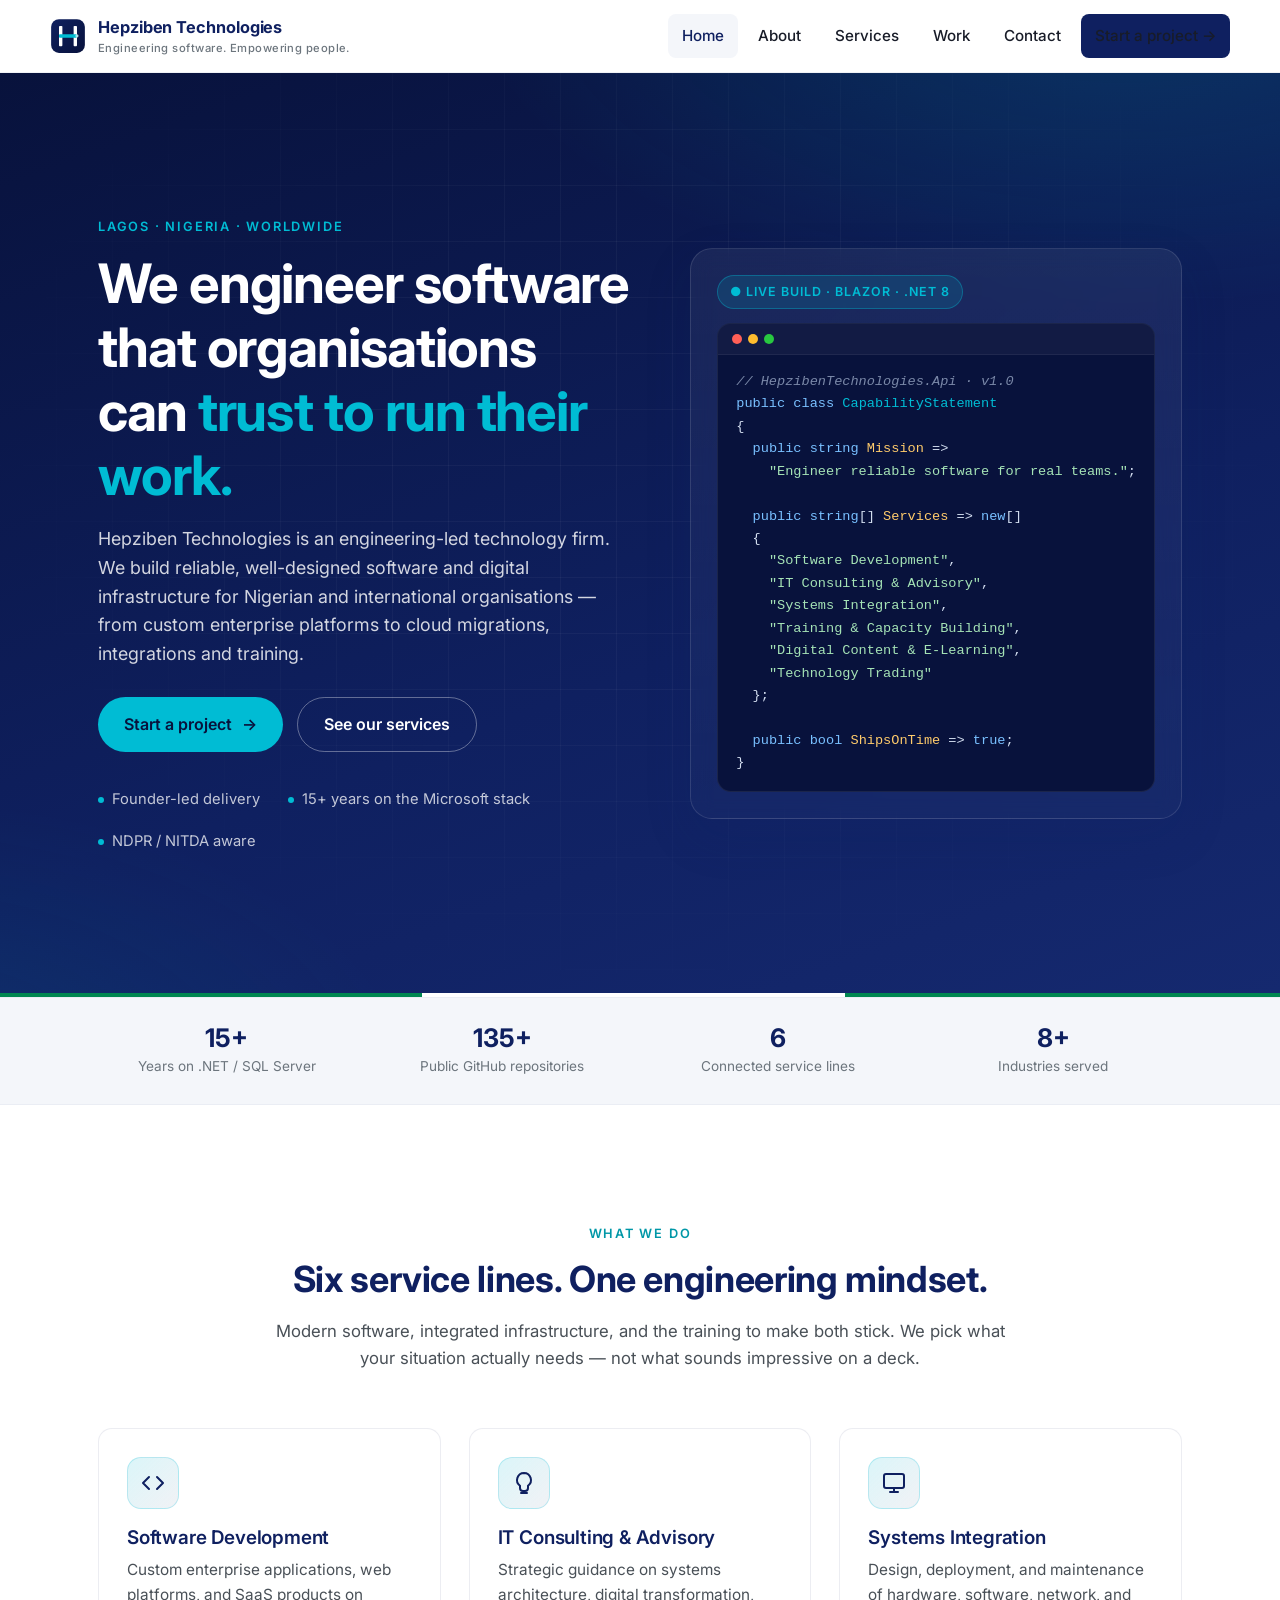
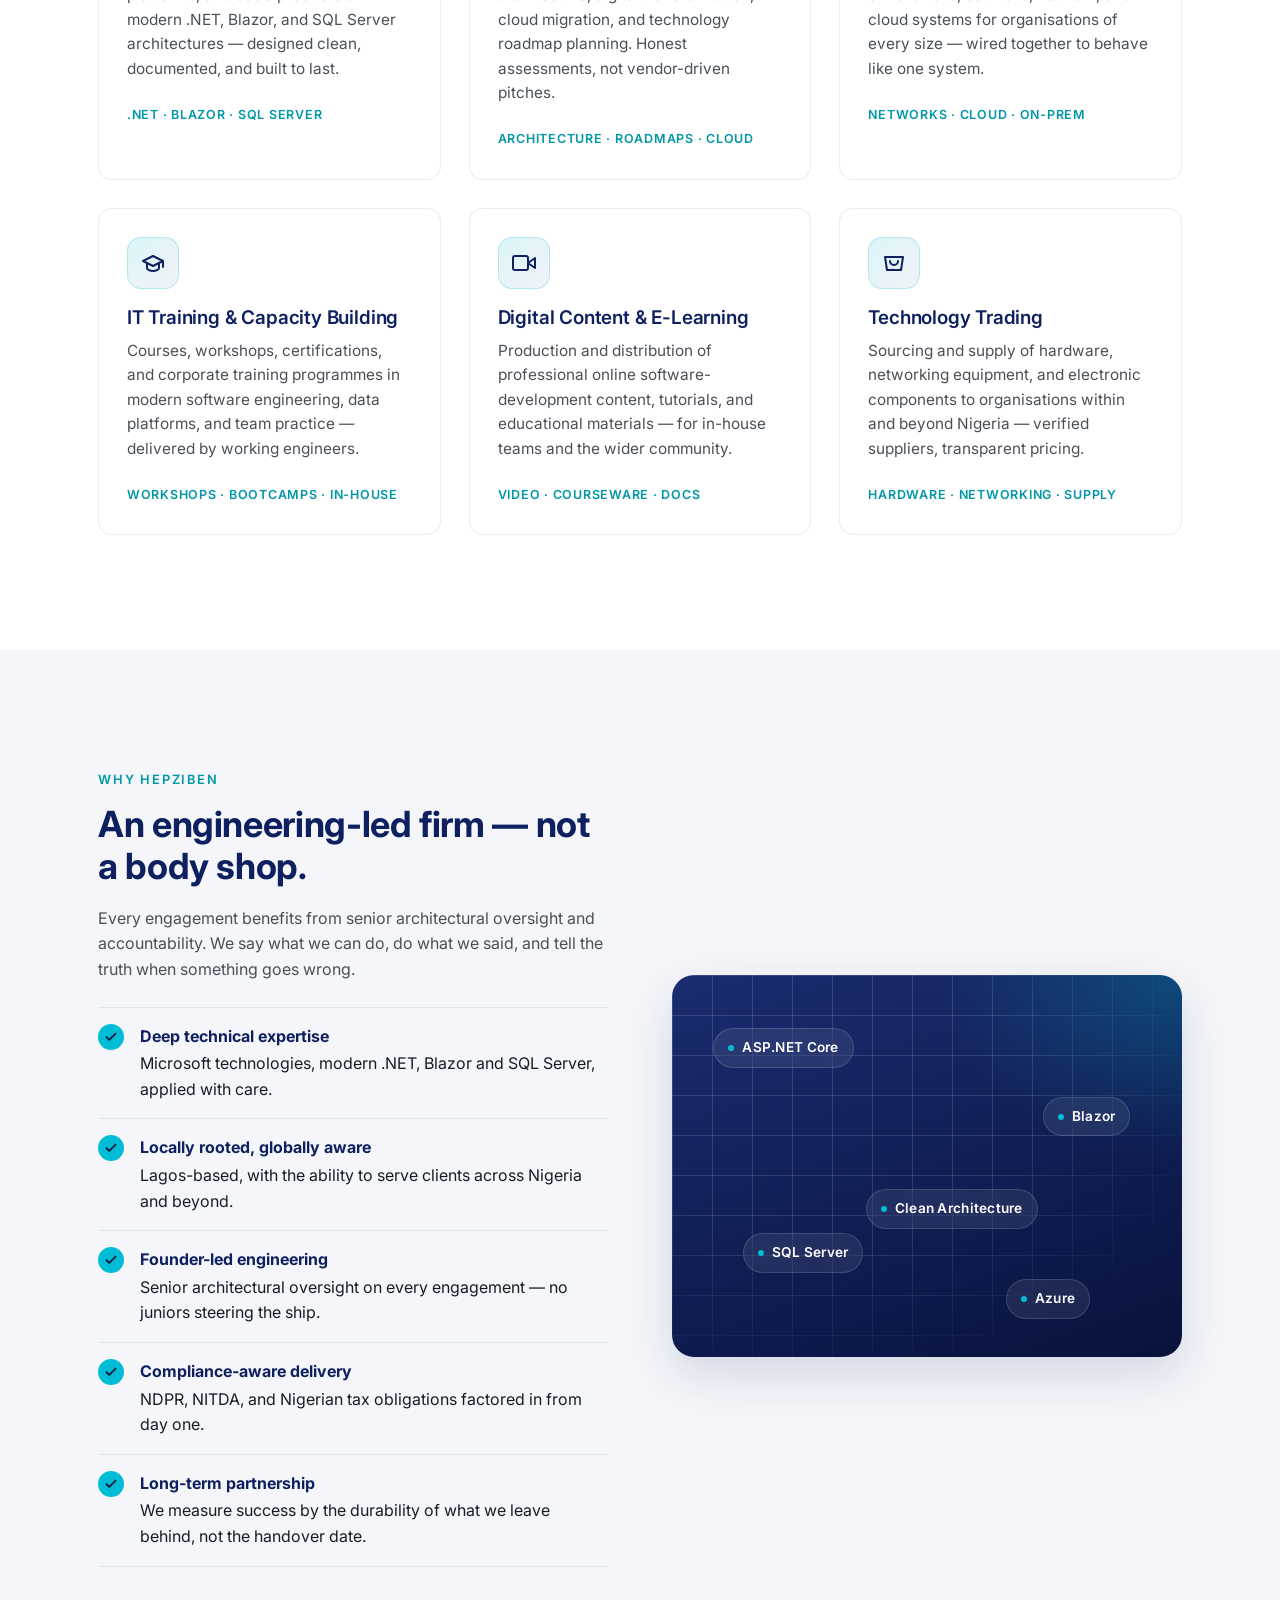
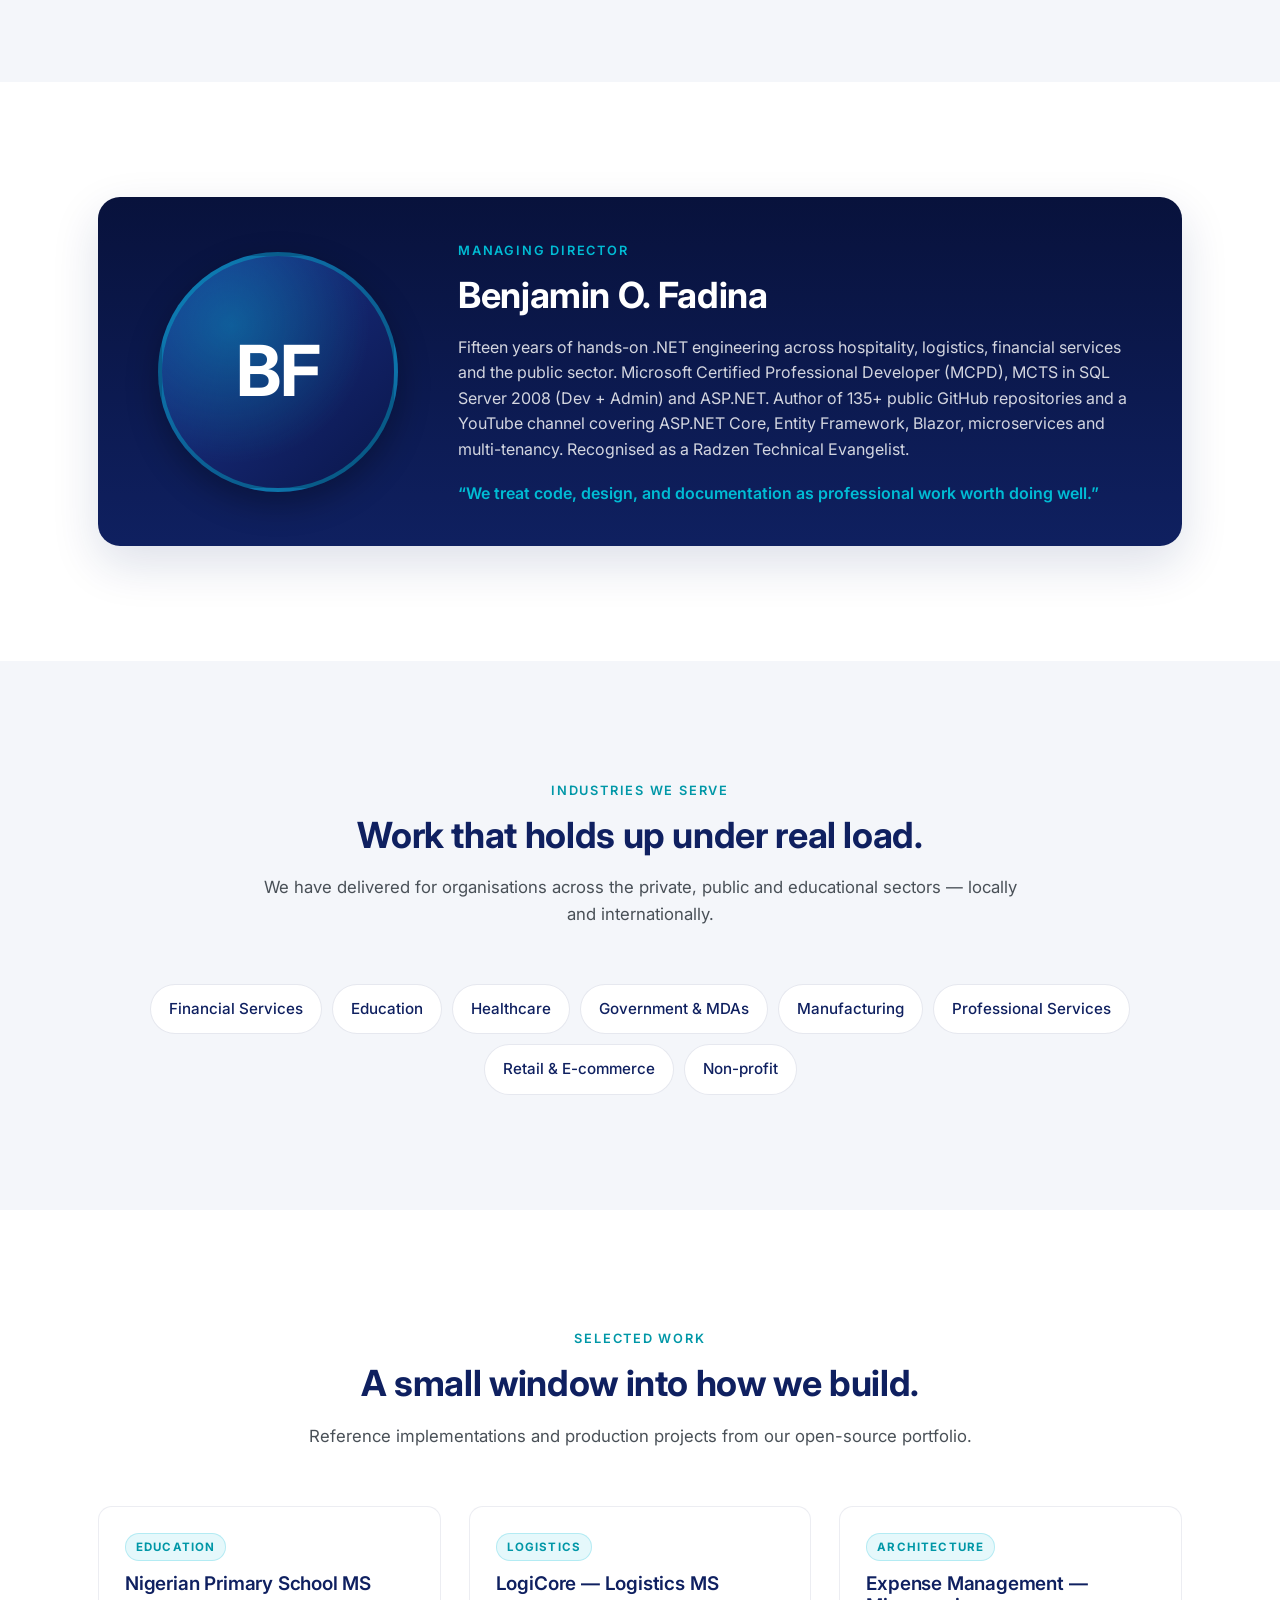
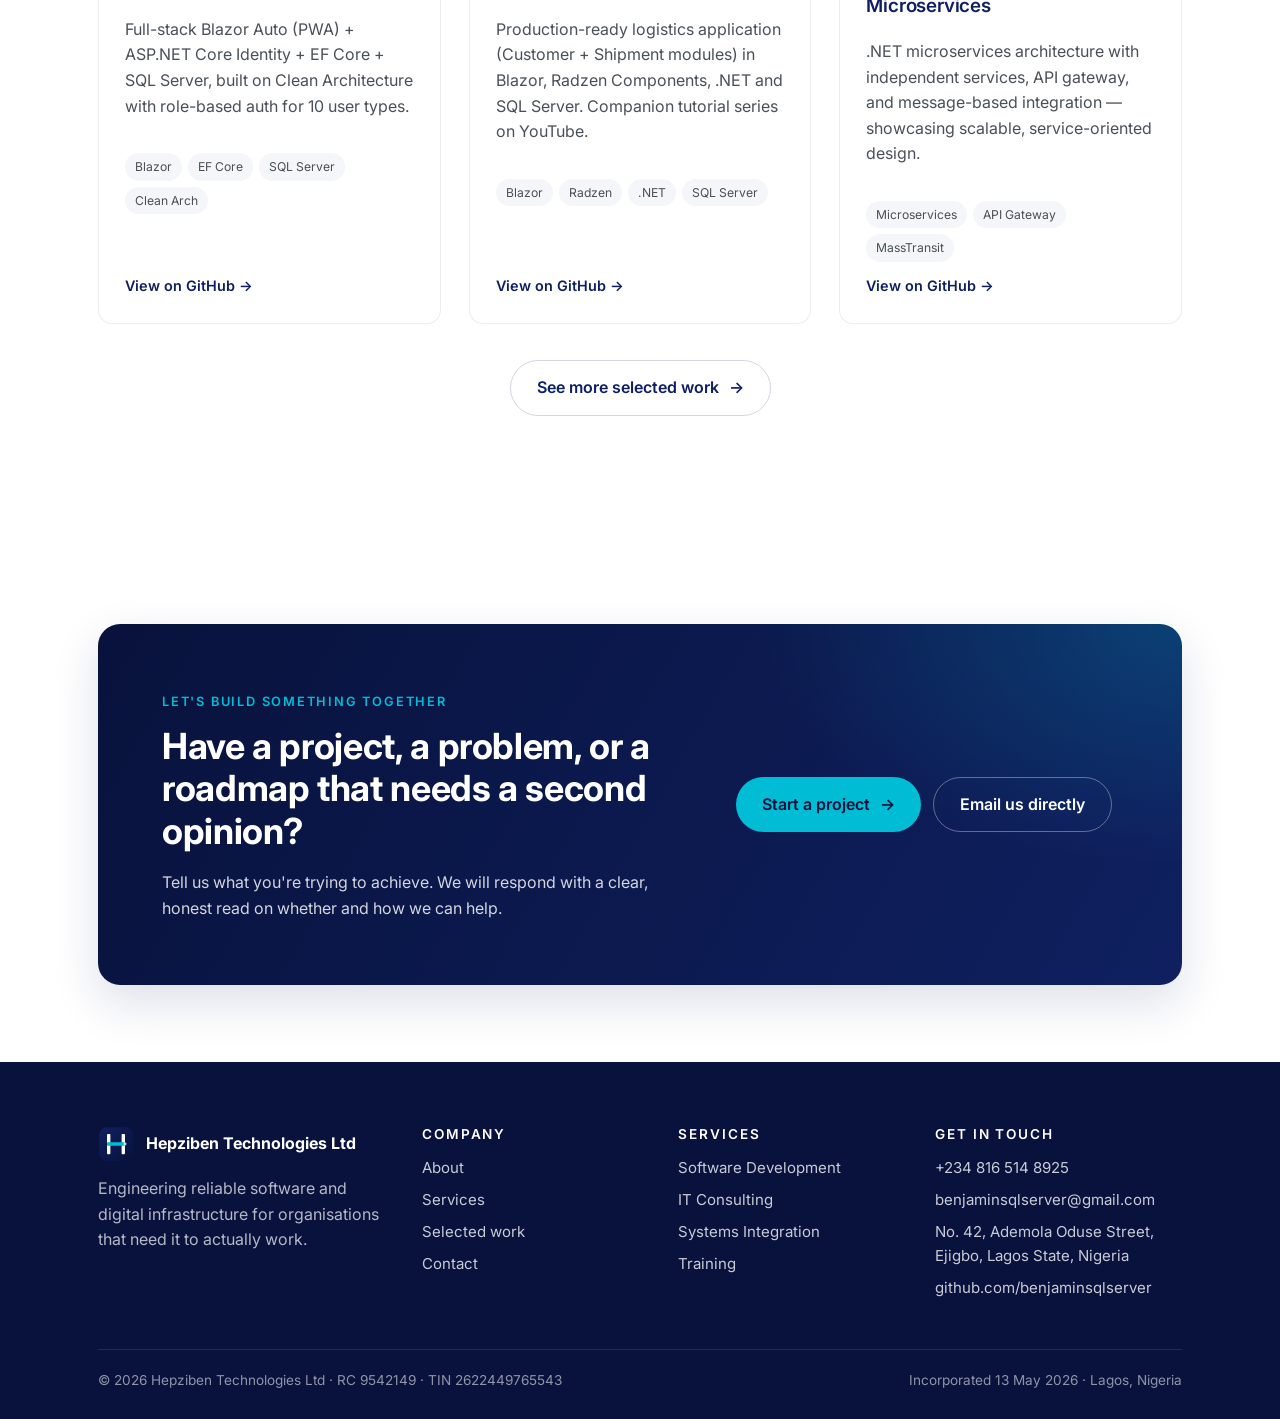
<file: index.html>
<!DOCTYPE html>
<html lang="en">
<head>
  <meta charset="UTF-8" />
  <meta name="viewport" content="width=device-width, initial-scale=1.0" />
  <title>Hepziben Technologies — Engineering Software. Empowering People.</title>
  <meta name="description" content="Hepziben Technologies Ltd is a Lagos-based, engineering-led technology firm specialising in custom software, IT consulting, systems integration and capacity building for Nigerian and international organisations." />
  <meta name="theme-color" content="#0F2060" />
  <link rel="icon" type="image/svg+xml" href="assets/favicon.svg" />
  <link rel="preconnect" href="https://fonts.googleapis.com" />
  <link rel="preconnect" href="https://fonts.gstatic.com" crossorigin />
  <link href="https://fonts.googleapis.com/css2?family=Inter:wght@400;500;600;700;800&display=swap" rel="stylesheet" />
  <link rel="stylesheet" href="css/styles.css" />
  <meta property="og:title" content="Hepziben Technologies — Engineering Software. Empowering People." />
  <meta property="og:description" content="Lagos-based, engineering-led technology firm. Custom software, IT consulting, systems integration and capacity building." />
  <meta property="og:type" content="website" />
</head>
<body>

  <header class="site-header">
    <div class="container nav">
      <a class="brand" href="index.html" aria-label="Hepziben Technologies home">
        <img src="assets/logo.svg" alt="" width="36" height="36" />
        <span>
          Hepziben Technologies
          <span class="brand-sub">Engineering software. Empowering people.</span>
        </span>
      </a>
      <button class="nav-toggle" aria-expanded="false" aria-controls="primary-nav" aria-label="Open menu">
        <span></span><span></span><span></span>
      </button>
      <ul class="nav-links" id="primary-nav">
        <li><a class="active" href="index.html">Home</a></li>
        <li><a href="about.html">About</a></li>
        <li><a href="services.html">Services</a></li>
        <li><a href="portfolio.html">Work</a></li>
        <li><a href="contact.html">Contact</a></li>
        <li><a class="nav-cta" href="contact.html">Start a project →</a></li>
      </ul>
    </div>
  </header>

  <section class="hero">
    <div class="container hero-grid">
      <div>
        <span class="eyebrow" style="color: var(--cyan);">Lagos · Nigeria · Worldwide</span>
        <h1>We engineer software that organisations can <span class="accent">trust to run their work.</span></h1>
        <p class="lead">
          Hepziben Technologies is an engineering-led technology firm. We build reliable, well-designed
          software and digital infrastructure for Nigerian and international organisations — from custom
          enterprise platforms to cloud migrations, integrations and training.
        </p>
        <div class="actions">
          <a class="btn btn-primary" href="contact.html">Start a project <span class="arrow">→</span></a>
          <a class="btn btn-ghost" href="services.html">See our services</a>
        </div>
        <div class="meta">
          <div><span class="dot"></span> Founder-led delivery</div>
          <div><span class="dot"></span> 15+ years on the Microsoft stack</div>
          <div><span class="dot"></span> NDPR / NITDA aware</div>
        </div>
      </div>

      <aside class="hero-card" aria-hidden="true">
        <span class="pill">● Live build · Blazor · .NET 8</span>
        <div class="code-window">
          <div class="bar"><i class="r"></i><i class="y"></i><i class="g"></i></div>
<pre><span class="c">// HepzibenTechnologies.Api · v1.0</span>
<span class="k">public class</span> <span class="t">CapabilityStatement</span>
{
  <span class="k">public string</span> <span class="n">Mission</span> =&gt;
    <span class="s">"Engineer reliable software for real teams."</span>;

  <span class="k">public string</span>[] <span class="n">Services</span> =&gt; <span class="k">new</span>[]
  {
    <span class="s">"Software Development"</span>,
    <span class="s">"IT Consulting &amp; Advisory"</span>,
    <span class="s">"Systems Integration"</span>,
    <span class="s">"Training &amp; Capacity Building"</span>,
    <span class="s">"Digital Content &amp; E-Learning"</span>,
    <span class="s">"Technology Trading"</span>
  };

  <span class="k">public bool</span> <span class="n">ShipsOnTime</span> =&gt; <span class="k">true</span>;
}</pre>
        </div>
      </aside>
    </div>
  </section>

  <div class="flag-band" aria-hidden="true"></div>

  <section class="trust" aria-label="At a glance">
    <div class="container">
      <div class="row">
        <div class="stat"><strong>15+</strong><span>Years on .NET / SQL Server</span></div>
        <div class="stat"><strong>135+</strong><span>Public GitHub repositories</span></div>
        <div class="stat"><strong>6</strong><span>Connected service lines</span></div>
        <div class="stat"><strong>8+</strong><span>Industries served</span></div>
      </div>
    </div>
  </section>

  <section id="services">
    <div class="container">
      <div class="section-head reveal">
        <span class="eyebrow">What we do</span>
        <h2>Six service lines. One engineering mindset.</h2>
        <p>Modern software, integrated infrastructure, and the training to make both stick. We pick what your situation actually needs — not what sounds impressive on a deck.</p>
      </div>

      <div class="grid grid-3">
        <article class="service reveal">
          <div class="icon" aria-hidden="true">
            <svg viewBox="0 0 24 24" fill="none" stroke="currentColor" stroke-width="2" stroke-linecap="round" stroke-linejoin="round"><polyline points="16 18 22 12 16 6"/><polyline points="8 6 2 12 8 18"/></svg>
          </div>
          <h3>Software Development</h3>
          <p>Custom enterprise applications, web platforms, and SaaS products on modern .NET, Blazor, and SQL Server architectures — designed clean, documented, and built to last.</p>
          <span class="service-tag">.NET · Blazor · SQL Server</span>
        </article>

        <article class="service reveal">
          <div class="icon" aria-hidden="true">
            <svg viewBox="0 0 24 24" fill="none" stroke="currentColor" stroke-width="2" stroke-linecap="round" stroke-linejoin="round"><path d="M12 2a7 7 0 0 0-4 12.7V17a3 3 0 0 0 3 3h2a3 3 0 0 0 3-3v-2.3A7 7 0 0 0 12 2z"/><line x1="9" y1="22" x2="15" y2="22"/></svg>
          </div>
          <h3>IT Consulting &amp; Advisory</h3>
          <p>Strategic guidance on systems architecture, digital transformation, cloud migration, and technology roadmap planning. Honest assessments, not vendor-driven pitches.</p>
          <span class="service-tag">Architecture · Roadmaps · Cloud</span>
        </article>

        <article class="service reveal">
          <div class="icon" aria-hidden="true">
            <svg viewBox="0 0 24 24" fill="none" stroke="currentColor" stroke-width="2" stroke-linecap="round" stroke-linejoin="round"><rect x="2" y="3" width="20" height="14" rx="2"/><line x1="8" y1="21" x2="16" y2="21"/><line x1="12" y1="17" x2="12" y2="21"/></svg>
          </div>
          <h3>Systems Integration</h3>
          <p>Design, deployment, and maintenance of hardware, software, network, and cloud systems for organisations of every size — wired together to behave like one system.</p>
          <span class="service-tag">Networks · Cloud · On-prem</span>
        </article>

        <article class="service reveal">
          <div class="icon" aria-hidden="true">
            <svg viewBox="0 0 24 24" fill="none" stroke="currentColor" stroke-width="2" stroke-linecap="round" stroke-linejoin="round"><path d="M22 10v6M2 10l10-5 10 5-10 5z"/><path d="M6 12v5c0 1.7 3 3 6 3s6-1.3 6-3v-5"/></svg>
          </div>
          <h3>IT Training &amp; Capacity Building</h3>
          <p>Courses, workshops, certifications, and corporate training programmes in modern software engineering, data platforms, and team practice — delivered by working engineers.</p>
          <span class="service-tag">Workshops · Bootcamps · In-house</span>
        </article>

        <article class="service reveal">
          <div class="icon" aria-hidden="true">
            <svg viewBox="0 0 24 24" fill="none" stroke="currentColor" stroke-width="2" stroke-linecap="round" stroke-linejoin="round"><polygon points="23 7 16 12 23 17 23 7"/><rect x="1" y="5" width="15" height="14" rx="2"/></svg>
          </div>
          <h3>Digital Content &amp; E-Learning</h3>
          <p>Production and distribution of professional online software-development content, tutorials, and educational materials — for in-house teams and the wider community.</p>
          <span class="service-tag">Video · Courseware · Docs</span>
        </article>

        <article class="service reveal">
          <div class="icon" aria-hidden="true">
            <svg viewBox="0 0 24 24" fill="none" stroke="currentColor" stroke-width="2" stroke-linecap="round" stroke-linejoin="round"><path d="M3 6h18l-2 13H5L3 6z"/><path d="M16 10a4 4 0 0 1-8 0"/></svg>
          </div>
          <h3>Technology Trading</h3>
          <p>Sourcing and supply of hardware, networking equipment, and electronic components to organisations within and beyond Nigeria — verified suppliers, transparent pricing.</p>
          <span class="service-tag">Hardware · Networking · Supply</span>
        </article>
      </div>
    </div>
  </section>

  <section style="background: var(--mist);">
    <div class="container split">
      <div class="reveal">
        <span class="eyebrow">Why Hepziben</span>
        <h2>An engineering-led firm — not a body shop.</h2>
        <p>Every engagement benefits from senior architectural oversight and accountability. We say what we can do, do what we said, and tell the truth when something goes wrong.</p>
        <ul class="points">
          <li>
            <span class="tick" aria-hidden="true">
              <svg width="14" height="14" viewBox="0 0 24 24" fill="none" stroke="currentColor" stroke-width="3" stroke-linecap="round" stroke-linejoin="round"><polyline points="20 6 9 17 4 12"/></svg>
            </span>
            <div><strong>Deep technical expertise</strong>Microsoft technologies, modern .NET, Blazor and SQL Server, applied with care.</div>
          </li>
          <li>
            <span class="tick" aria-hidden="true">
              <svg width="14" height="14" viewBox="0 0 24 24" fill="none" stroke="currentColor" stroke-width="3" stroke-linecap="round" stroke-linejoin="round"><polyline points="20 6 9 17 4 12"/></svg>
            </span>
            <div><strong>Locally rooted, globally aware</strong>Lagos-based, with the ability to serve clients across Nigeria and beyond.</div>
          </li>
          <li>
            <span class="tick" aria-hidden="true">
              <svg width="14" height="14" viewBox="0 0 24 24" fill="none" stroke="currentColor" stroke-width="3" stroke-linecap="round" stroke-linejoin="round"><polyline points="20 6 9 17 4 12"/></svg>
            </span>
            <div><strong>Founder-led engineering</strong>Senior architectural oversight on every engagement — no juniors steering the ship.</div>
          </li>
          <li>
            <span class="tick" aria-hidden="true">
              <svg width="14" height="14" viewBox="0 0 24 24" fill="none" stroke="currentColor" stroke-width="3" stroke-linecap="round" stroke-linejoin="round"><polyline points="20 6 9 17 4 12"/></svg>
            </span>
            <div><strong>Compliance-aware delivery</strong>NDPR, NITDA, and Nigerian tax obligations factored in from day one.</div>
          </li>
          <li>
            <span class="tick" aria-hidden="true">
              <svg width="14" height="14" viewBox="0 0 24 24" fill="none" stroke="currentColor" stroke-width="3" stroke-linecap="round" stroke-linejoin="round"><polyline points="20 6 9 17 4 12"/></svg>
            </span>
            <div><strong>Long-term partnership</strong>We measure success by the durability of what we leave behind, not the handover date.</div>
          </li>
        </ul>
      </div>
      <div class="mosaic reveal" aria-hidden="true">
        <span class="chip c1"><span class="d"></span> ASP.NET Core</span>
        <span class="chip c2"><span class="d"></span> Blazor</span>
        <span class="chip c3"><span class="d"></span> SQL Server</span>
        <span class="chip c4"><span class="d"></span> Azure</span>
        <span class="chip c5"><span class="d"></span> Clean Architecture</span>
      </div>
    </div>
  </section>

  <section>
    <div class="container">
      <div class="founder reveal">
        <div class="avatar" aria-label="Benjamin O. Fadina">BF</div>
        <div>
          <span class="eyebrow" style="color: var(--cyan);">Managing Director</span>
          <h2>Benjamin O. Fadina</h2>
          <p>
            Fifteen years of hands-on .NET engineering across hospitality, logistics, financial services and the public sector.
            Microsoft Certified Professional Developer (MCPD), MCTS in SQL Server 2008 (Dev + Admin) and ASP.NET. Author of 135+
            public GitHub repositories and a YouTube channel covering ASP.NET Core, Entity Framework, Blazor, microservices and
            multi-tenancy. Recognised as a Radzen Technical Evangelist.
          </p>
          <cite>“We treat code, design, and documentation as professional work worth doing well.”</cite>
        </div>
      </div>
    </div>
  </section>

  <section class="industries-bg">
    <div class="container">
      <div class="section-head reveal">
        <span class="eyebrow">Industries we serve</span>
        <h2>Work that holds up under real load.</h2>
        <p>We have delivered for organisations across the private, public and educational sectors — locally and internationally.</p>
      </div>
      <div class="chips reveal">
        <span class="chip-static">Financial Services</span>
        <span class="chip-static">Education</span>
        <span class="chip-static">Healthcare</span>
        <span class="chip-static">Government &amp; MDAs</span>
        <span class="chip-static">Manufacturing</span>
        <span class="chip-static">Professional Services</span>
        <span class="chip-static">Retail &amp; E-commerce</span>
        <span class="chip-static">Non-profit</span>
      </div>
    </div>
  </section>

  <section>
    <div class="container">
      <div class="section-head reveal">
        <span class="eyebrow">Selected work</span>
        <h2>A small window into how we build.</h2>
        <p>Reference implementations and production projects from our open-source portfolio.</p>
      </div>

      <div class="grid grid-3">
        <article class="project reveal">
          <span class="pill">Education</span>
          <h3><a href="https://github.com/benjaminsqlserver/nigerianprimaryschool-ms" target="_blank" rel="noopener">Nigerian Primary School MS</a></h3>
          <p>Full-stack Blazor Auto (PWA) + ASP.NET Core Identity + EF Core + SQL Server, built on Clean Architecture with role-based auth for 10 user types.</p>
          <div class="stack"><span>Blazor</span><span>EF Core</span><span>SQL Server</span><span>Clean Arch</span></div>
          <a class="external" href="https://github.com/benjaminsqlserver/nigerianprimaryschool-ms" target="_blank" rel="noopener">View on GitHub →</a>
        </article>

        <article class="project reveal">
          <span class="pill">Logistics</span>
          <h3><a href="https://github.com/benjaminsqlserver/LogiCore" target="_blank" rel="noopener">LogiCore — Logistics MS</a></h3>
          <p>Production-ready logistics application (Customer + Shipment modules) in Blazor, Radzen Components, .NET and SQL Server. Companion tutorial series on YouTube.</p>
          <div class="stack"><span>Blazor</span><span>Radzen</span><span>.NET</span><span>SQL Server</span></div>
          <a class="external" href="https://github.com/benjaminsqlserver/LogiCore" target="_blank" rel="noopener">View on GitHub →</a>
        </article>

        <article class="project reveal">
          <span class="pill">Architecture</span>
          <h3><a href="https://github.com/benjaminsqlserver/ExpenseManagementUsingMicroservices" target="_blank" rel="noopener">Expense Management — Microservices</a></h3>
          <p>.NET microservices architecture with independent services, API gateway, and message-based integration — showcasing scalable, service-oriented design.</p>
          <div class="stack"><span>Microservices</span><span>API Gateway</span><span>MassTransit</span></div>
          <a class="external" href="https://github.com/benjaminsqlserver/ExpenseManagementUsingMicroservices" target="_blank" rel="noopener">View on GitHub →</a>
        </article>
      </div>

      <p class="center" style="margin-top: 36px;">
        <a class="btn btn-secondary" href="portfolio.html">See more selected work <span class="arrow">→</span></a>
      </p>
    </div>
  </section>

  <section class="section-tight">
    <div class="container">
      <div class="cta-band reveal">
        <div>
          <span class="eyebrow" style="color: var(--cyan);">Let's build something together</span>
          <h2>Have a project, a problem, or a roadmap that needs a second opinion?</h2>
          <p>Tell us what you're trying to achieve. We will respond with a clear, honest read on whether and how we can help.</p>
        </div>
        <div class="actions">
          <a class="btn btn-primary" href="contact.html">Start a project <span class="arrow">→</span></a>
          <a class="btn btn-ghost" href="mailto:benjaminsqlserver@gmail.com">Email us directly</a>
        </div>
      </div>
    </div>
  </section>

  <footer class="footer">
    <div class="container">
      <div class="grid-foot">
        <div>
          <div class="brand-foot">
            <img src="assets/logo.svg" alt="" width="36" height="36" />
            Hepziben Technologies Ltd
          </div>
          <p style="color: rgba(255,255,255,.7);">Engineering reliable software and digital infrastructure for organisations that need it to actually work.</p>
        </div>
        <div>
          <h4>Company</h4>
          <ul>
            <li><a href="about.html">About</a></li>
            <li><a href="services.html">Services</a></li>
            <li><a href="portfolio.html">Selected work</a></li>
            <li><a href="contact.html">Contact</a></li>
          </ul>
        </div>
        <div>
          <h4>Services</h4>
          <ul>
            <li><a href="services.html#software">Software Development</a></li>
            <li><a href="services.html#consulting">IT Consulting</a></li>
            <li><a href="services.html#integration">Systems Integration</a></li>
            <li><a href="services.html#training">Training</a></li>
          </ul>
        </div>
        <div>
          <h4>Get in touch</h4>
          <ul>
            <li><a href="tel:+2348165148925">+234 816 514 8925</a></li>
            <li><a href="mailto:benjaminsqlserver@gmail.com">benjaminsqlserver@gmail.com</a></li>
            <li>No. 42, Ademola Oduse Street,<br/>Ejigbo, Lagos State, Nigeria</li>
            <li><a href="https://github.com/benjaminsqlserver" target="_blank" rel="noopener">github.com/benjaminsqlserver</a></li>
          </ul>
        </div>
      </div>
      <div class="legal">
        <span>© 2026 Hepziben Technologies Ltd · RC 9542149 · TIN 2622449765543</span>
        <span>Incorporated 13 May 2026 · Lagos, Nigeria</span>
      </div>
    </div>
  </footer>

  <script src="js/main.js" defer></script>
</body>
</html>
</file>
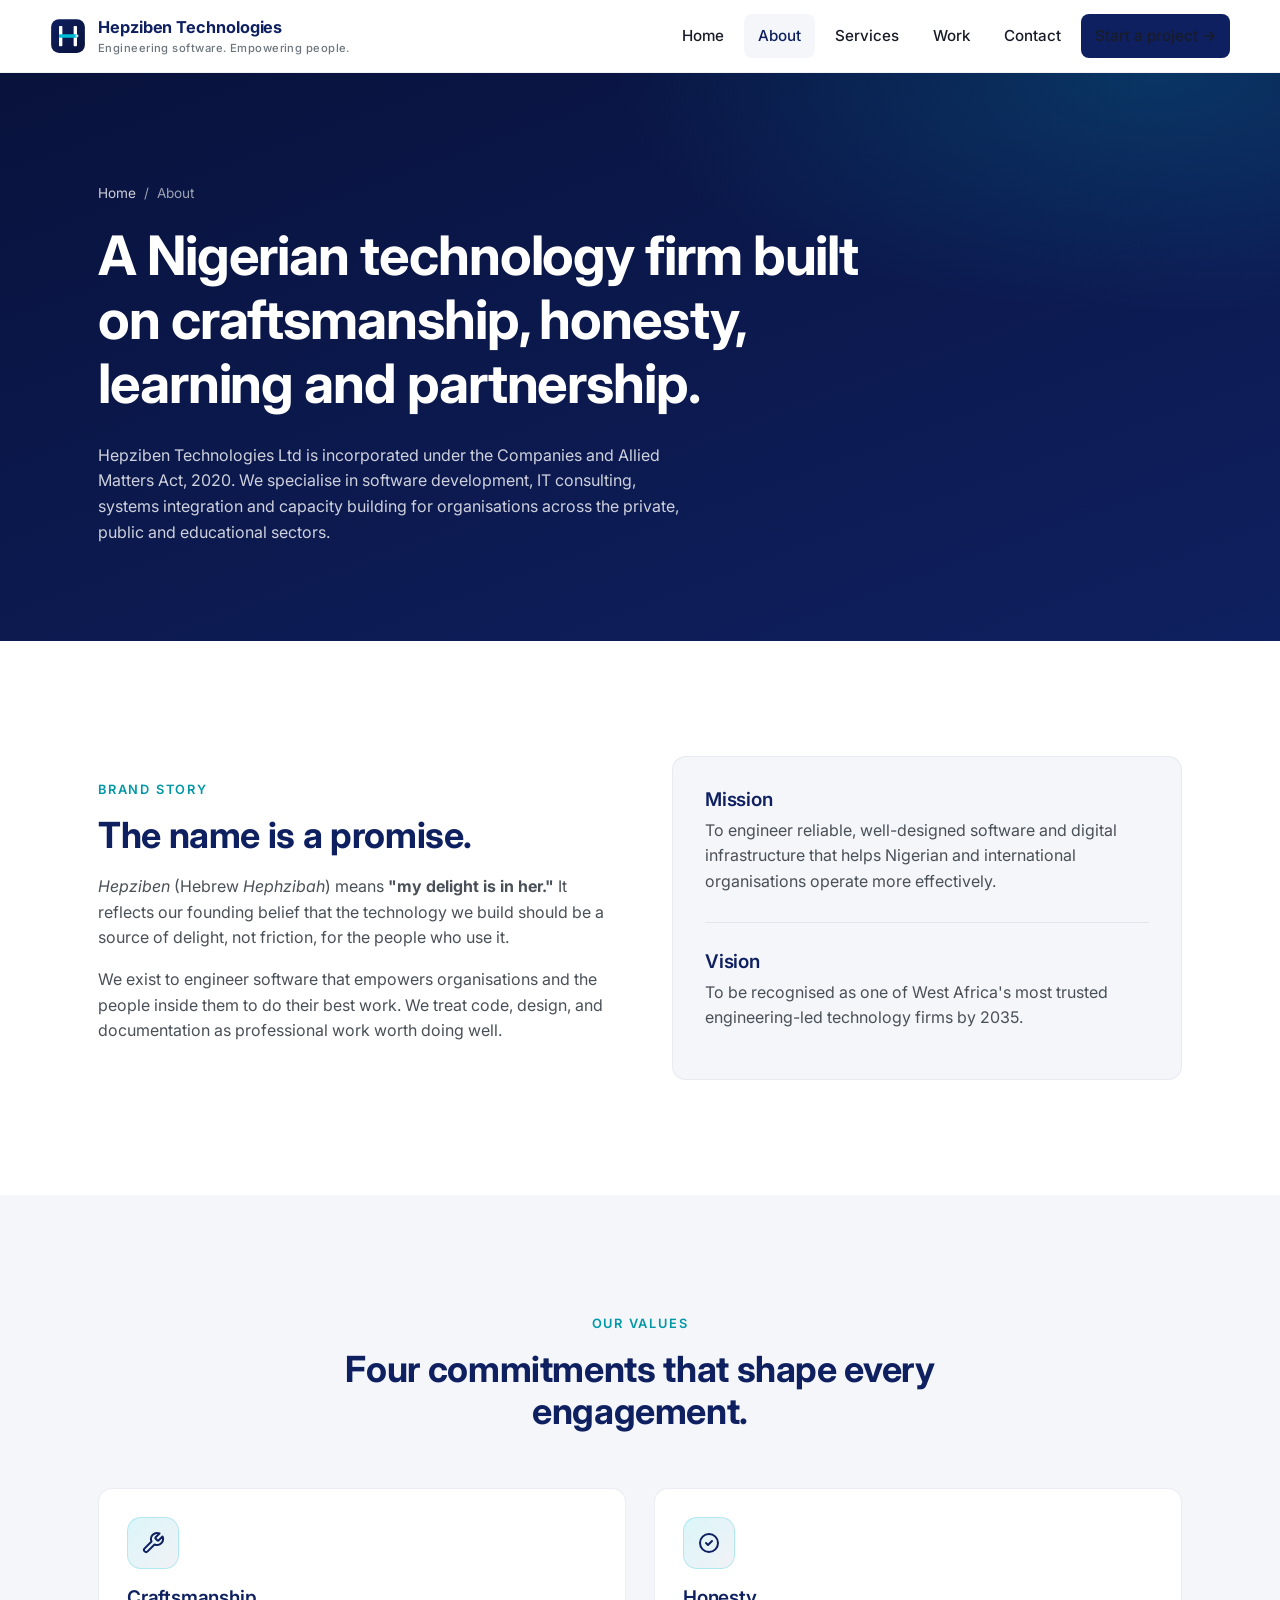
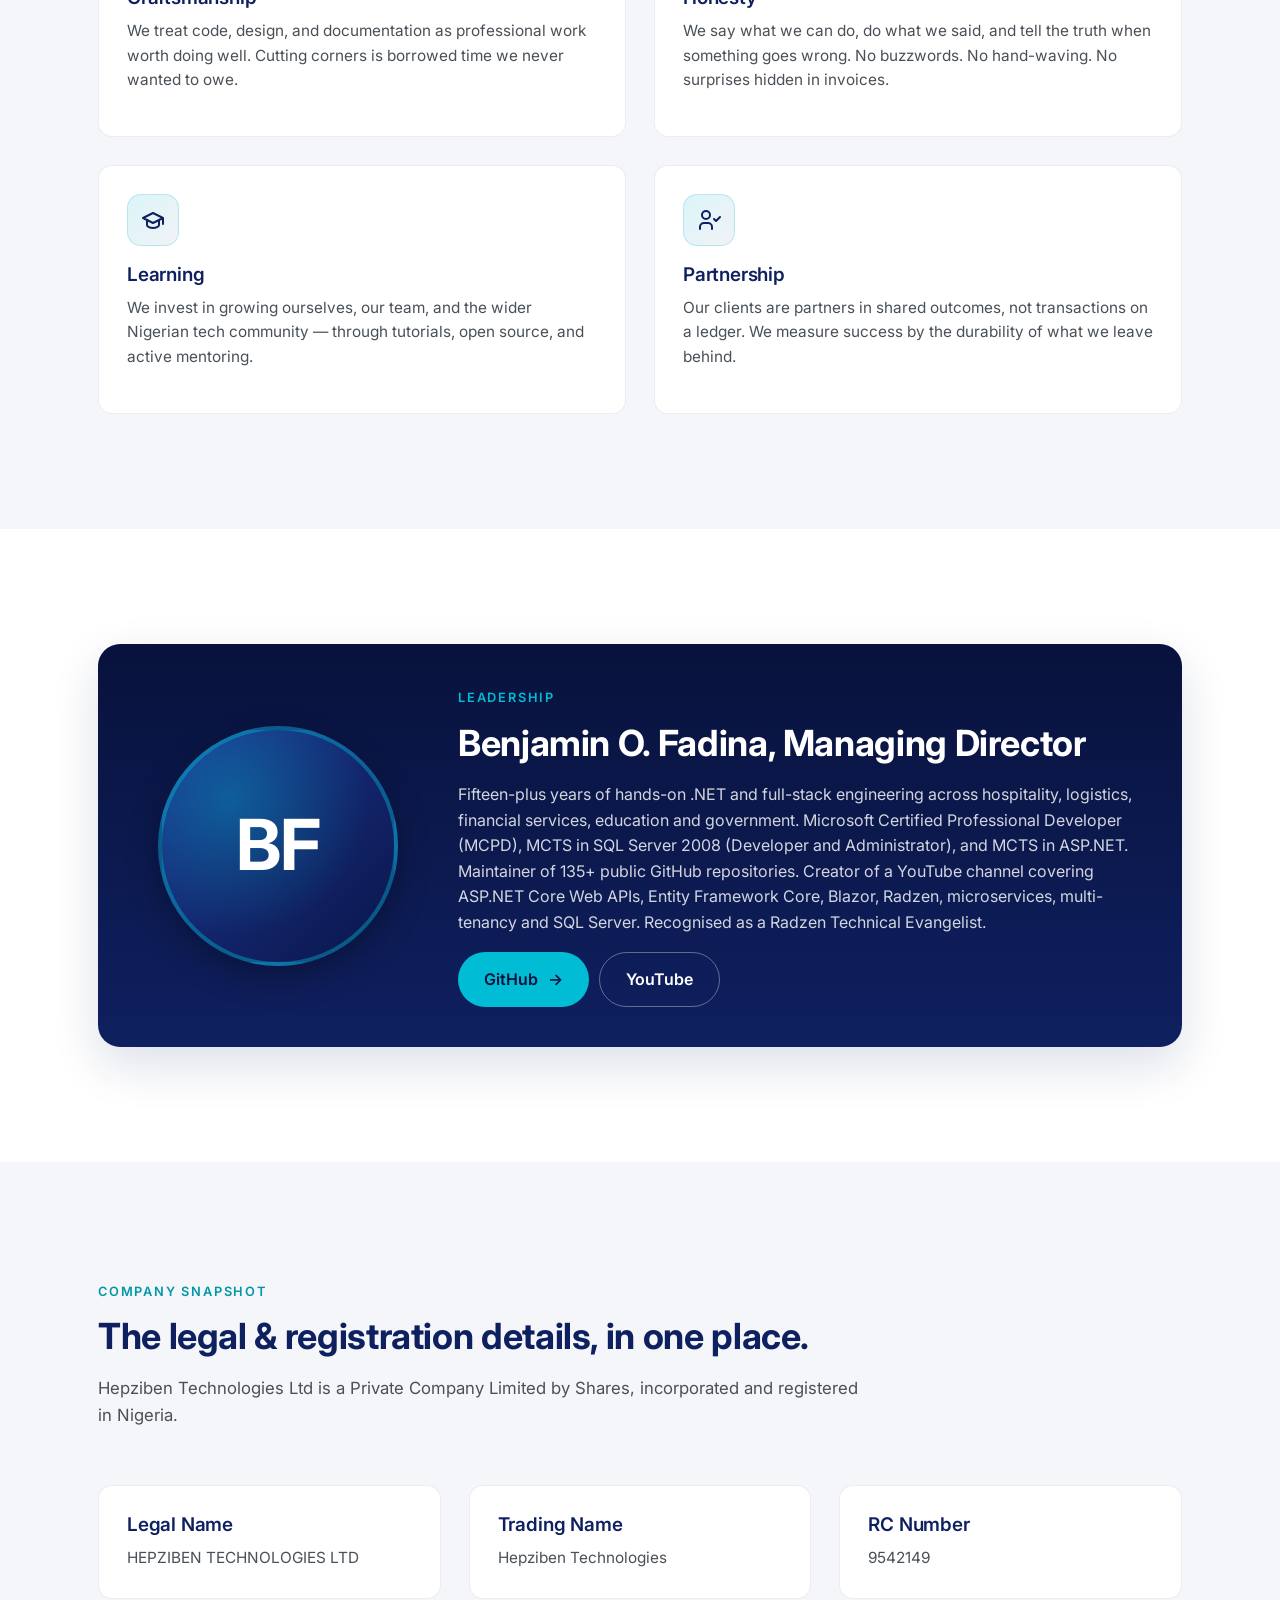
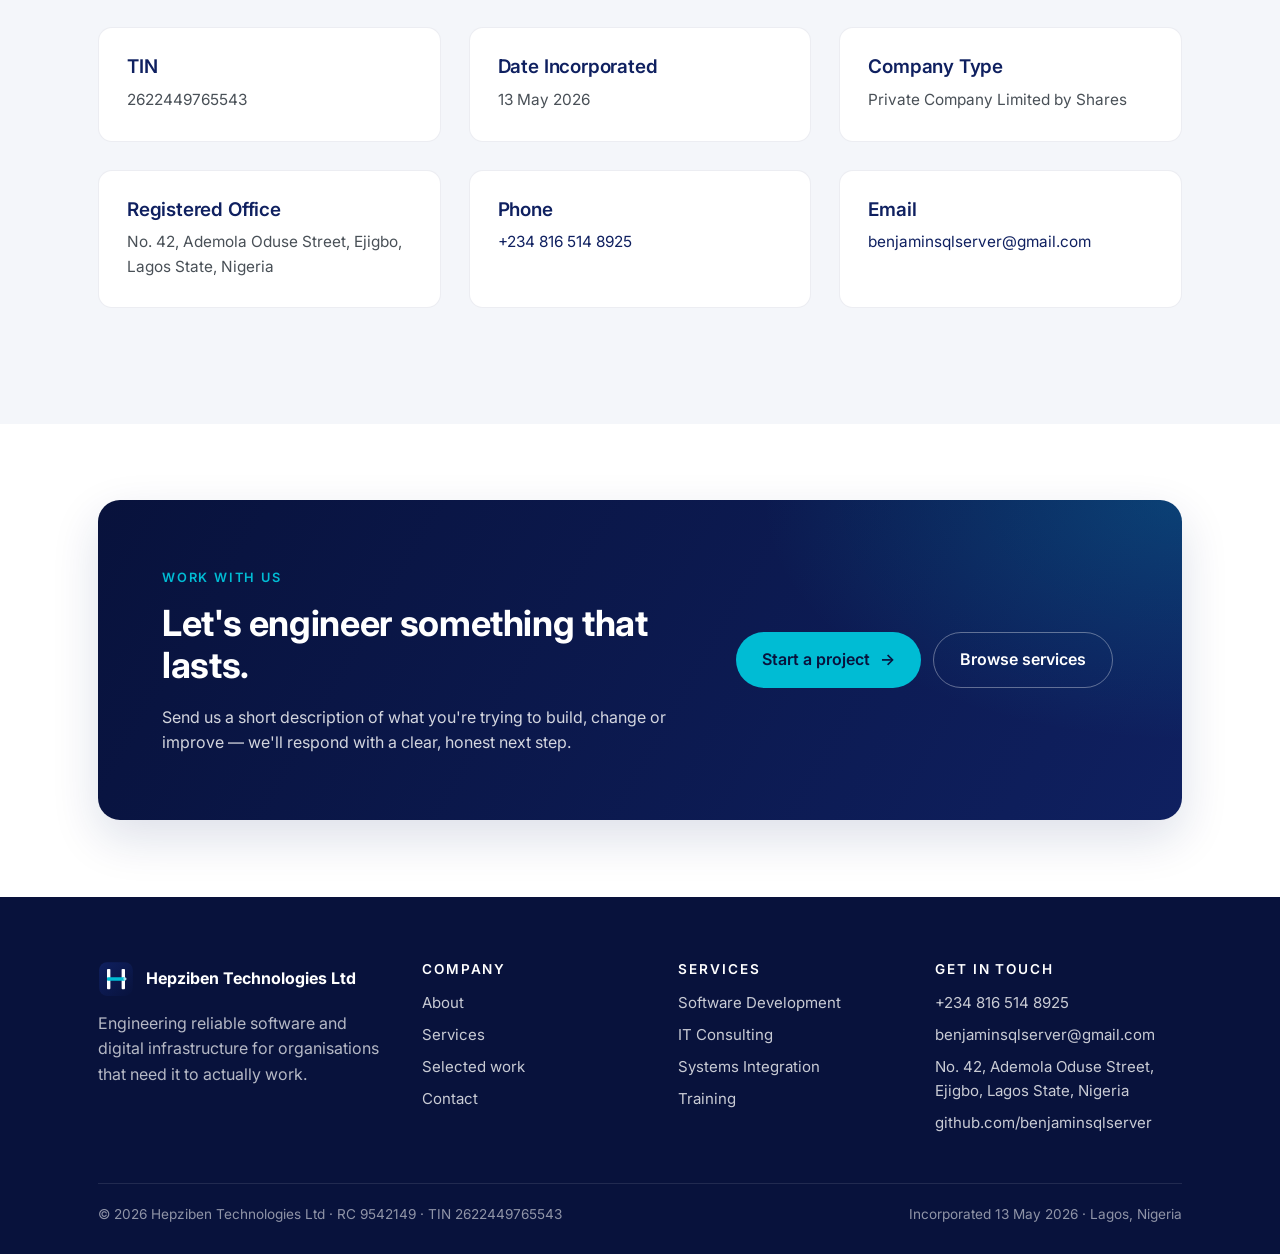
<file: about.html>
<!DOCTYPE html>
<html lang="en">
<head>
  <meta charset="UTF-8" />
  <meta name="viewport" content="width=device-width, initial-scale=1.0" />
  <title>About — Hepziben Technologies</title>
  <meta name="description" content="The story, mission, vision, values and leadership behind Hepziben Technologies Ltd — a Lagos-based, engineering-led technology firm." />
  <meta name="theme-color" content="#0F2060" />
  <link rel="icon" type="image/svg+xml" href="assets/favicon.svg" />
  <link rel="preconnect" href="https://fonts.googleapis.com" />
  <link rel="preconnect" href="https://fonts.gstatic.com" crossorigin />
  <link href="https://fonts.googleapis.com/css2?family=Inter:wght@400;500;600;700;800&display=swap" rel="stylesheet" />
  <link rel="stylesheet" href="css/styles.css" />
</head>
<body>

  <header class="site-header">
    <div class="container nav">
      <a class="brand" href="index.html" aria-label="Hepziben Technologies home">
        <img src="assets/logo.svg" alt="" width="36" height="36" />
        <span>Hepziben Technologies<span class="brand-sub">Engineering software. Empowering people.</span></span>
      </a>
      <button class="nav-toggle" aria-expanded="false" aria-controls="primary-nav" aria-label="Open menu"><span></span><span></span><span></span></button>
      <ul class="nav-links" id="primary-nav">
        <li><a href="index.html">Home</a></li>
        <li><a class="active" href="about.html">About</a></li>
        <li><a href="services.html">Services</a></li>
        <li><a href="portfolio.html">Work</a></li>
        <li><a href="contact.html">Contact</a></li>
        <li><a class="nav-cta" href="contact.html">Start a project →</a></li>
      </ul>
    </div>
  </header>

  <section class="page-hero">
    <div class="container">
      <div class="crumbs"><a href="index.html">Home</a> &nbsp;/&nbsp; About</div>
      <h1>A Nigerian technology firm built on craftsmanship, honesty, learning and partnership.</h1>
      <p>Hepziben Technologies Ltd is incorporated under the Companies and Allied Matters Act, 2020. We specialise in software development, IT consulting, systems integration and capacity building for organisations across the private, public and educational sectors.</p>
    </div>
  </section>

  <section>
    <div class="container split">
      <div class="reveal">
        <span class="eyebrow">Brand story</span>
        <h2>The name is a promise.</h2>
        <p>
          <em>Hepziben</em> (Hebrew <em>Hephzibah</em>) means <strong>"my delight is in her."</strong>
          It reflects our founding belief that the technology we build should be a source of delight, not friction,
          for the people who use it.
        </p>
        <p>
          We exist to engineer software that empowers organisations and the people inside them
          to do their best work. We treat code, design, and documentation as professional work
          worth doing well.
        </p>
      </div>
      <div class="reveal">
        <div style="background: var(--mist); border-radius: var(--radius-md); padding: 32px; border: 1px solid rgba(15,32,96,.06);">
          <h3 style="color: var(--indigo); margin-bottom: 6px;">Mission</h3>
          <p>To engineer reliable, well-designed software and digital infrastructure that helps Nigerian and international organisations operate more effectively.</p>
          <div class="divider"></div>
          <h3 style="color: var(--indigo); margin-bottom: 6px;">Vision</h3>
          <p>To be recognised as one of West Africa's most trusted engineering-led technology firms by 2035.</p>
        </div>
      </div>
    </div>
  </section>

  <section style="background: var(--mist);">
    <div class="container">
      <div class="section-head reveal">
        <span class="eyebrow">Our values</span>
        <h2>Four commitments that shape every engagement.</h2>
      </div>
      <div class="grid grid-2">
        <article class="service reveal">
          <div class="icon" aria-hidden="true">
            <svg viewBox="0 0 24 24" fill="none" stroke="currentColor" stroke-width="2" stroke-linecap="round" stroke-linejoin="round"><path d="M14.7 6.3a1 1 0 0 0 0 1.4l1.6 1.6a1 1 0 0 0 1.4 0l3.77-3.77a6 6 0 0 1-7.94 7.94l-6.91 6.91a2.12 2.12 0 0 1-3-3l6.91-6.91a6 6 0 0 1 7.94-7.94l-3.76 3.76z"/></svg>
          </div>
          <h3>Craftsmanship</h3>
          <p>We treat code, design, and documentation as professional work worth doing well. Cutting corners is borrowed time we never wanted to owe.</p>
        </article>
        <article class="service reveal">
          <div class="icon" aria-hidden="true">
            <svg viewBox="0 0 24 24" fill="none" stroke="currentColor" stroke-width="2" stroke-linecap="round" stroke-linejoin="round"><path d="M3 12a9 9 0 1 0 18 0 9 9 0 0 0-18 0z"/><polyline points="9 12 11 14 15 10"/></svg>
          </div>
          <h3>Honesty</h3>
          <p>We say what we can do, do what we said, and tell the truth when something goes wrong. No buzzwords. No hand-waving. No surprises hidden in invoices.</p>
        </article>
        <article class="service reveal">
          <div class="icon" aria-hidden="true">
            <svg viewBox="0 0 24 24" fill="none" stroke="currentColor" stroke-width="2" stroke-linecap="round" stroke-linejoin="round"><path d="M22 10v6M2 10l10-5 10 5-10 5z"/><path d="M6 12v5c0 1.7 3 3 6 3s6-1.3 6-3v-5"/></svg>
          </div>
          <h3>Learning</h3>
          <p>We invest in growing ourselves, our team, and the wider Nigerian tech community — through tutorials, open source, and active mentoring.</p>
        </article>
        <article class="service reveal">
          <div class="icon" aria-hidden="true">
            <svg viewBox="0 0 24 24" fill="none" stroke="currentColor" stroke-width="2" stroke-linecap="round" stroke-linejoin="round"><circle cx="9" cy="7" r="4"/><path d="M17 11l2 2 4-4"/><path d="M3 21v-2a4 4 0 0 1 4-4h4a4 4 0 0 1 4 4v2"/></svg>
          </div>
          <h3>Partnership</h3>
          <p>Our clients are partners in shared outcomes, not transactions on a ledger. We measure success by the durability of what we leave behind.</p>
        </article>
      </div>
    </div>
  </section>

  <section>
    <div class="container">
      <div class="founder reveal">
        <div class="avatar" aria-label="Benjamin O. Fadina">BF</div>
        <div>
          <span class="eyebrow" style="color: var(--cyan);">Leadership</span>
          <h2>Benjamin O. Fadina, Managing Director</h2>
          <p>
            Fifteen-plus years of hands-on .NET and full-stack engineering across hospitality, logistics, financial services,
            education and government. Microsoft Certified Professional Developer (MCPD), MCTS in SQL Server 2008 (Developer
            and Administrator), and MCTS in ASP.NET. Maintainer of 135+ public GitHub repositories. Creator of a YouTube
            channel covering ASP.NET Core Web APIs, Entity Framework Core, Blazor, Radzen, microservices, multi-tenancy and
            SQL Server. Recognised as a Radzen Technical Evangelist.
          </p>
          <div class="actions" style="display:flex; gap:10px; flex-wrap:wrap; margin-top: 8px;">
            <a class="btn btn-primary" href="https://github.com/benjaminsqlserver" target="_blank" rel="noopener">GitHub <span class="arrow">→</span></a>
            <a class="btn btn-ghost" href="https://www.youtube.com/@benjaminfadina3338" target="_blank" rel="noopener">YouTube</a>
          </div>
        </div>
      </div>
    </div>
  </section>

  <section style="background: var(--mist);">
    <div class="container">
      <div class="section-head reveal left">
        <span class="eyebrow">Company snapshot</span>
        <h2>The legal &amp; registration details, in one place.</h2>
        <p>Hepziben Technologies Ltd is a Private Company Limited by Shares, incorporated and registered in Nigeria.</p>
      </div>
      <div class="grid grid-3">
        <div class="service reveal"><h3>Legal Name</h3><p style="margin:0;">HEPZIBEN TECHNOLOGIES LTD</p></div>
        <div class="service reveal"><h3>Trading Name</h3><p style="margin:0;">Hepziben Technologies</p></div>
        <div class="service reveal"><h3>RC Number</h3><p style="margin:0;">9542149</p></div>
        <div class="service reveal"><h3>TIN</h3><p style="margin:0;">2622449765543</p></div>
        <div class="service reveal"><h3>Date Incorporated</h3><p style="margin:0;">13 May 2026</p></div>
        <div class="service reveal"><h3>Company Type</h3><p style="margin:0;">Private Company Limited by Shares</p></div>
        <div class="service reveal"><h3>Registered Office</h3><p style="margin:0;">No. 42, Ademola Oduse Street, Ejigbo, Lagos State, Nigeria</p></div>
        <div class="service reveal"><h3>Phone</h3><p style="margin:0;"><a href="tel:+2347051870773">+234 816 514 8925</a></p></div>
        <div class="service reveal"><h3>Email</h3><p style="margin:0;"><a href="mailto:benjaminsqlserver@gmail.com">benjaminsqlserver@gmail.com</a></p></div>
      </div>
    </div>
  </section>

  <section class="section-tight">
    <div class="container">
      <div class="cta-band reveal">
        <div>
          <span class="eyebrow" style="color: var(--cyan);">Work with us</span>
          <h2>Let's engineer something that lasts.</h2>
          <p>Send us a short description of what you're trying to build, change or improve — we'll respond with a clear, honest next step.</p>
        </div>
        <div class="actions">
          <a class="btn btn-primary" href="contact.html">Start a project <span class="arrow">→</span></a>
          <a class="btn btn-ghost" href="services.html">Browse services</a>
        </div>
      </div>
    </div>
  </section>

  <footer class="footer">
    <div class="container">
      <div class="grid-foot">
        <div>
          <div class="brand-foot"><img src="assets/logo.svg" alt="" width="36" height="36" /> Hepziben Technologies Ltd</div>
          <p style="color: rgba(255,255,255,.7);">Engineering reliable software and digital infrastructure for organisations that need it to actually work.</p>
        </div>
        <div><h4>Company</h4>
          <ul>
            <li><a href="about.html">About</a></li>
            <li><a href="services.html">Services</a></li>
            <li><a href="portfolio.html">Selected work</a></li>
            <li><a href="contact.html">Contact</a></li>
          </ul>
        </div>
        <div><h4>Services</h4>
          <ul>
            <li><a href="services.html#software">Software Development</a></li>
            <li><a href="services.html#consulting">IT Consulting</a></li>
            <li><a href="services.html#integration">Systems Integration</a></li>
            <li><a href="services.html#training">Training</a></li>
          </ul>
        </div>
        <div><h4>Get in touch</h4>
          <ul>
            <li><a href="tel:+2348165148925">+234 816 514 8925</a></li>
            <li><a href="mailto:benjaminsqlserver@gmail.com">benjaminsqlserver@gmail.com</a></li>
            <li>No. 42, Ademola Oduse Street,<br/>Ejigbo, Lagos State, Nigeria</li>
            <li><a href="https://github.com/benjaminsqlserver" target="_blank" rel="noopener">github.com/benjaminsqlserver</a></li>
          </ul>
        </div>
      </div>
      <div class="legal">
        <span>© 2026 Hepziben Technologies Ltd · RC 9542149 · TIN 2622449765543</span>
        <span>Incorporated 13 May 2026 · Lagos, Nigeria</span>
      </div>
    </div>
  </footer>

  <script src="js/main.js" defer></script>
</body>
</html>
</file>
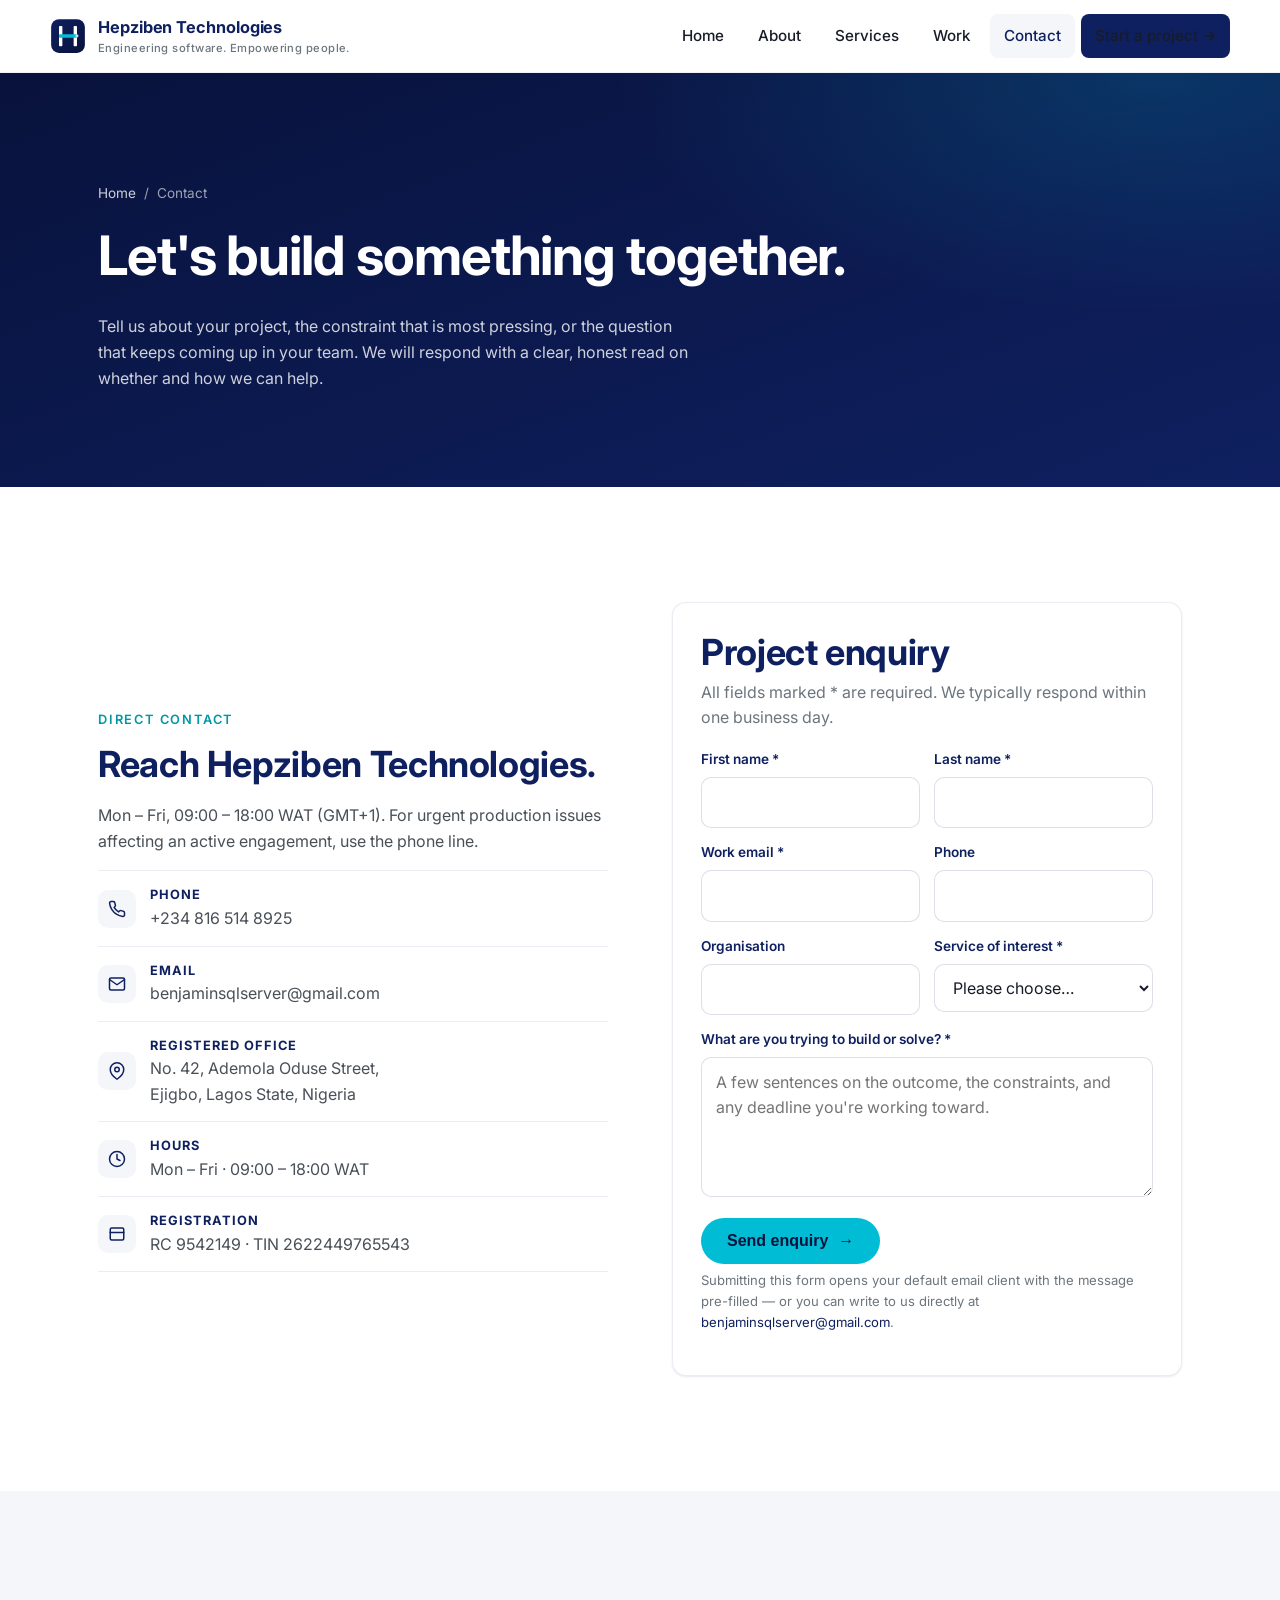
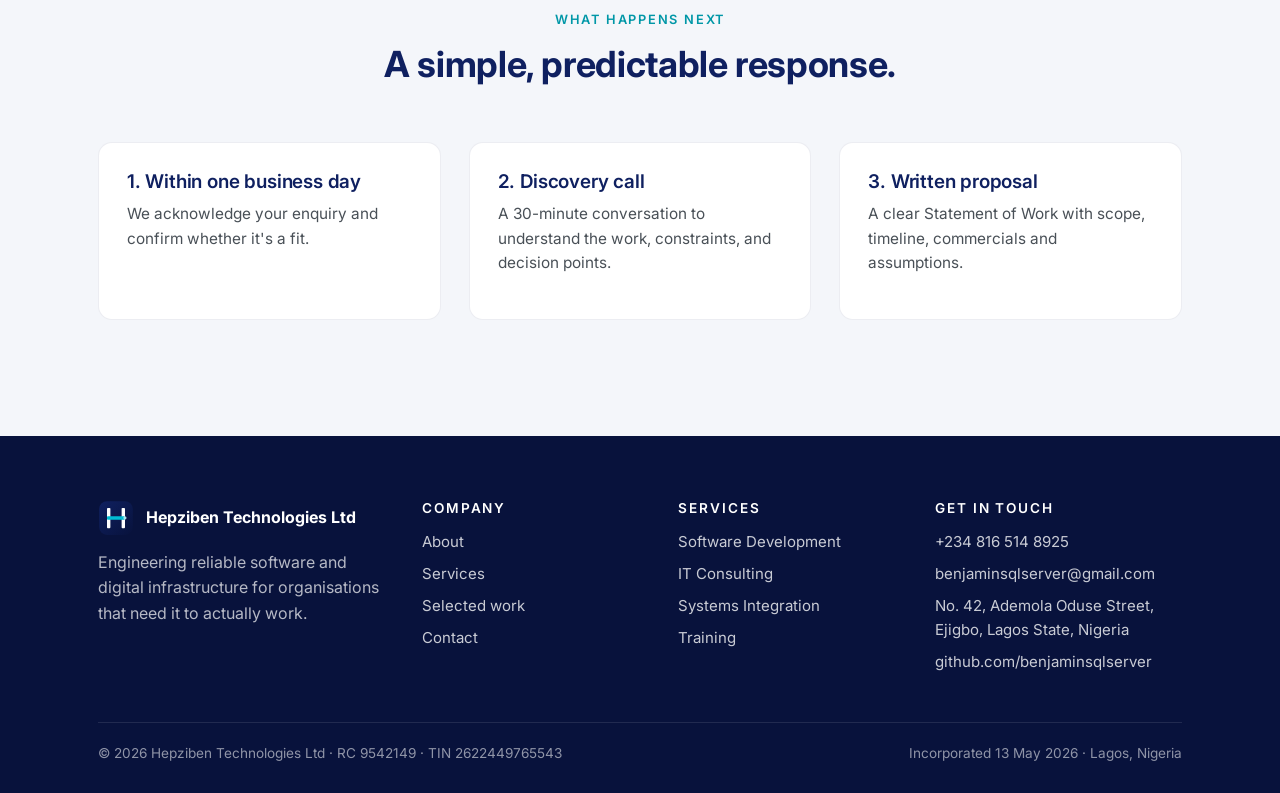
<file: contact.html>
<!DOCTYPE html>
<html lang="en">
<head>
  <meta charset="UTF-8" />
  <meta name="viewport" content="width=device-width, initial-scale=1.0" />
  <title>Contact — Hepziben Technologies</title>
  <meta name="description" content="Get in touch with Hepziben Technologies Ltd. Phone, email, office address, and a project enquiry form for organisations ready to start." />
  <meta name="theme-color" content="#0F2060" />
  <link rel="icon" type="image/svg+xml" href="assets/favicon.svg" />
  <link rel="preconnect" href="https://fonts.googleapis.com" />
  <link rel="preconnect" href="https://fonts.gstatic.com" crossorigin />
  <link href="https://fonts.googleapis.com/css2?family=Inter:wght@400;500;600;700;800&display=swap" rel="stylesheet" />
  <link rel="stylesheet" href="css/styles.css" />
</head>
<body>

  <header class="site-header">
    <div class="container nav">
      <a class="brand" href="index.html" aria-label="Hepziben Technologies home">
        <img src="assets/logo.svg" alt="" width="36" height="36" />
        <span>Hepziben Technologies<span class="brand-sub">Engineering software. Empowering people.</span></span>
      </a>
      <button class="nav-toggle" aria-expanded="false" aria-controls="primary-nav" aria-label="Open menu"><span></span><span></span><span></span></button>
      <ul class="nav-links" id="primary-nav">
        <li><a href="index.html">Home</a></li>
        <li><a href="about.html">About</a></li>
        <li><a href="services.html">Services</a></li>
        <li><a href="portfolio.html">Work</a></li>
        <li><a class="active" href="contact.html">Contact</a></li>
        <li><a class="nav-cta" href="contact.html">Start a project →</a></li>
      </ul>
    </div>
  </header>

  <section class="page-hero">
    <div class="container">
      <div class="crumbs"><a href="index.html">Home</a> &nbsp;/&nbsp; Contact</div>
      <h1>Let's build something together.</h1>
      <p>Tell us about your project, the constraint that is most pressing, or the question that keeps coming up in your team. We will respond with a clear, honest read on whether and how we can help.</p>
    </div>
  </section>

  <section>
    <div class="container">
      <div class="split">
        <div class="reveal">
          <span class="eyebrow">Direct contact</span>
          <h2>Reach Hepziben Technologies.</h2>
          <p>Mon – Fri, 09:00 – 18:00 WAT (GMT+1). For urgent production issues affecting an active engagement, use the phone line.</p>
          <ul class="contact-list">
            <li>
              <span class="ic"><svg width="18" height="18" viewBox="0 0 24 24" fill="none" stroke="currentColor" stroke-width="2" stroke-linecap="round" stroke-linejoin="round"><path d="M22 16.92v3a2 2 0 0 1-2.18 2 19.79 19.79 0 0 1-8.63-3.07 19.5 19.5 0 0 1-6-6 19.79 19.79 0 0 1-3.07-8.67A2 2 0 0 1 4.11 2h3a2 2 0 0 1 2 1.72c.13.96.36 1.9.7 2.81a2 2 0 0 1-.45 2.11L8.09 9.91a16 16 0 0 0 6 6l1.27-1.27a2 2 0 0 1 2.11-.45c.91.34 1.85.57 2.81.7A2 2 0 0 1 22 16.92z"/></svg></span>
              <div><strong>Phone</strong><a href="tel:+2347051870773">+234 816 514 8925</a></div>
            </li>
            <li>
              <span class="ic"><svg width="18" height="18" viewBox="0 0 24 24" fill="none" stroke="currentColor" stroke-width="2" stroke-linecap="round" stroke-linejoin="round"><path d="M4 4h16c1.1 0 2 .9 2 2v12c0 1.1-.9 2-2 2H4c-1.1 0-2-.9-2-2V6c0-1.1.9-2 2-2z"/><polyline points="22,6 12,13 2,6"/></svg></span>
              <div><strong>Email</strong><a href="mailto:benjaminsqlserver@gmail.com">benjaminsqlserver@gmail.com</a></div>
            </li>
            <li>
              <span class="ic"><svg width="18" height="18" viewBox="0 0 24 24" fill="none" stroke="currentColor" stroke-width="2" stroke-linecap="round" stroke-linejoin="round"><path d="M21 10c0 7-9 13-9 13s-9-6-9-13a9 9 0 0 1 18 0z"/><circle cx="12" cy="10" r="3"/></svg></span>
              <div><strong>Registered office</strong><span>No. 42, Ademola Oduse Street,<br/>Ejigbo, Lagos State, Nigeria</span></div>
            </li>
            <li>
              <span class="ic"><svg width="18" height="18" viewBox="0 0 24 24" fill="none" stroke="currentColor" stroke-width="2" stroke-linecap="round" stroke-linejoin="round"><circle cx="12" cy="12" r="10"/><polyline points="12 6 12 12 16 14"/></svg></span>
              <div><strong>Hours</strong><span>Mon – Fri · 09:00 – 18:00 WAT</span></div>
            </li>
            <li>
              <span class="ic"><svg width="18" height="18" viewBox="0 0 24 24" fill="none" stroke="currentColor" stroke-width="2" stroke-linecap="round" stroke-linejoin="round"><rect x="3" y="4" width="18" height="16" rx="2"/><line x1="3" y1="10" x2="21" y2="10"/></svg></span>
              <div><strong>Registration</strong><span>RC 9542149 · TIN 2622449765543</span></div>
            </li>
          </ul>
        </div>

        <form class="form reveal" action="mailto:benjaminsqlserver@gmail.com" method="post" enctype="text/plain" aria-label="Project enquiry form">
          <h2 style="margin-bottom: 6px;">Project enquiry</h2>
          <p class="muted" style="margin-bottom: 18px;">All fields marked * are required. We typically respond within one business day.</p>

          <div class="row">
            <div class="field">
              <label for="fname">First name *</label>
              <input id="fname" name="First name" type="text" required autocomplete="given-name" />
            </div>
            <div class="field">
              <label for="lname">Last name *</label>
              <input id="lname" name="Last name" type="text" required autocomplete="family-name" />
            </div>
          </div>

          <div class="row">
            <div class="field">
              <label for="email">Work email *</label>
              <input id="email" name="Email" type="email" required autocomplete="email" />
            </div>
            <div class="field">
              <label for="phone">Phone</label>
              <input id="phone" name="Phone" type="tel" autocomplete="tel" />
            </div>
          </div>

          <div class="row">
            <div class="field">
              <label for="company">Organisation</label>
              <input id="company" name="Organisation" type="text" autocomplete="organization" />
            </div>
            <div class="field">
              <label for="service">Service of interest *</label>
              <select id="service" name="Service" required>
                <option value="">Please choose…</option>
                <option>Software Development</option>
                <option>IT Consulting &amp; Advisory</option>
                <option>Systems Integration</option>
                <option>IT Training &amp; Capacity Building</option>
                <option>Digital Content &amp; E-Learning</option>
                <option>Technology Trading</option>
                <option>Not sure yet</option>
              </select>
            </div>
          </div>

          <div class="field">
            <label for="message">What are you trying to build or solve? *</label>
            <textarea id="message" name="Message" required placeholder="A few sentences on the outcome, the constraints, and any deadline you're working toward."></textarea>
          </div>

          <button class="btn btn-primary" type="submit">Send enquiry <span class="arrow">→</span></button>
          <p class="form-note">Submitting this form opens your default email client with the message pre-filled — or you can write to us directly at <a href="mailto:benjaminsqlserver@gmail.com">benjaminsqlserver@gmail.com</a>.</p>
        </form>
      </div>
    </div>
  </section>

  <section style="background: var(--mist);">
    <div class="container">
      <div class="section-head reveal">
        <span class="eyebrow">What happens next</span>
        <h2>A simple, predictable response.</h2>
      </div>
      <div class="grid grid-3">
        <article class="service reveal"><h3>1. Within one business day</h3><p>We acknowledge your enquiry and confirm whether it's a fit.</p></article>
        <article class="service reveal"><h3>2. Discovery call</h3><p>A 30-minute conversation to understand the work, constraints, and decision points.</p></article>
        <article class="service reveal"><h3>3. Written proposal</h3><p>A clear Statement of Work with scope, timeline, commercials and assumptions.</p></article>
      </div>
    </div>
  </section>

  <footer class="footer">
    <div class="container">
      <div class="grid-foot">
        <div>
          <div class="brand-foot"><img src="assets/logo.svg" alt="" width="36" height="36" /> Hepziben Technologies Ltd</div>
          <p style="color: rgba(255,255,255,.7);">Engineering reliable software and digital infrastructure for organisations that need it to actually work.</p>
        </div>
        <div><h4>Company</h4><ul>
          <li><a href="about.html">About</a></li>
          <li><a href="services.html">Services</a></li>
          <li><a href="portfolio.html">Selected work</a></li>
          <li><a href="contact.html">Contact</a></li>
        </ul></div>
        <div><h4>Services</h4><ul>
          <li><a href="services.html#software">Software Development</a></li>
          <li><a href="services.html#consulting">IT Consulting</a></li>
          <li><a href="services.html#integration">Systems Integration</a></li>
          <li><a href="services.html#training">Training</a></li>
        </ul></div>
        <div><h4>Get in touch</h4><ul>
          <li><a href="tel:+2348165148925">+234 816 514 8925</a></li>
          <li><a href="mailto:benjaminsqlserver@gmail.com">benjaminsqlserver@gmail.com</a></li>
          <li>No. 42, Ademola Oduse Street,<br/>Ejigbo, Lagos State, Nigeria</li>
          <li><a href="https://github.com/benjaminsqlserver" target="_blank" rel="noopener">github.com/benjaminsqlserver</a></li>
        </ul></div>
      </div>
      <div class="legal">
        <span>© 2026 Hepziben Technologies Ltd · RC 9542149 · TIN 2622449765543</span>
        <span>Incorporated 13 May 2026 · Lagos, Nigeria</span>
      </div>
    </div>
  </footer>

  <script src="js/main.js" defer></script>
</body>
</html>
</file>
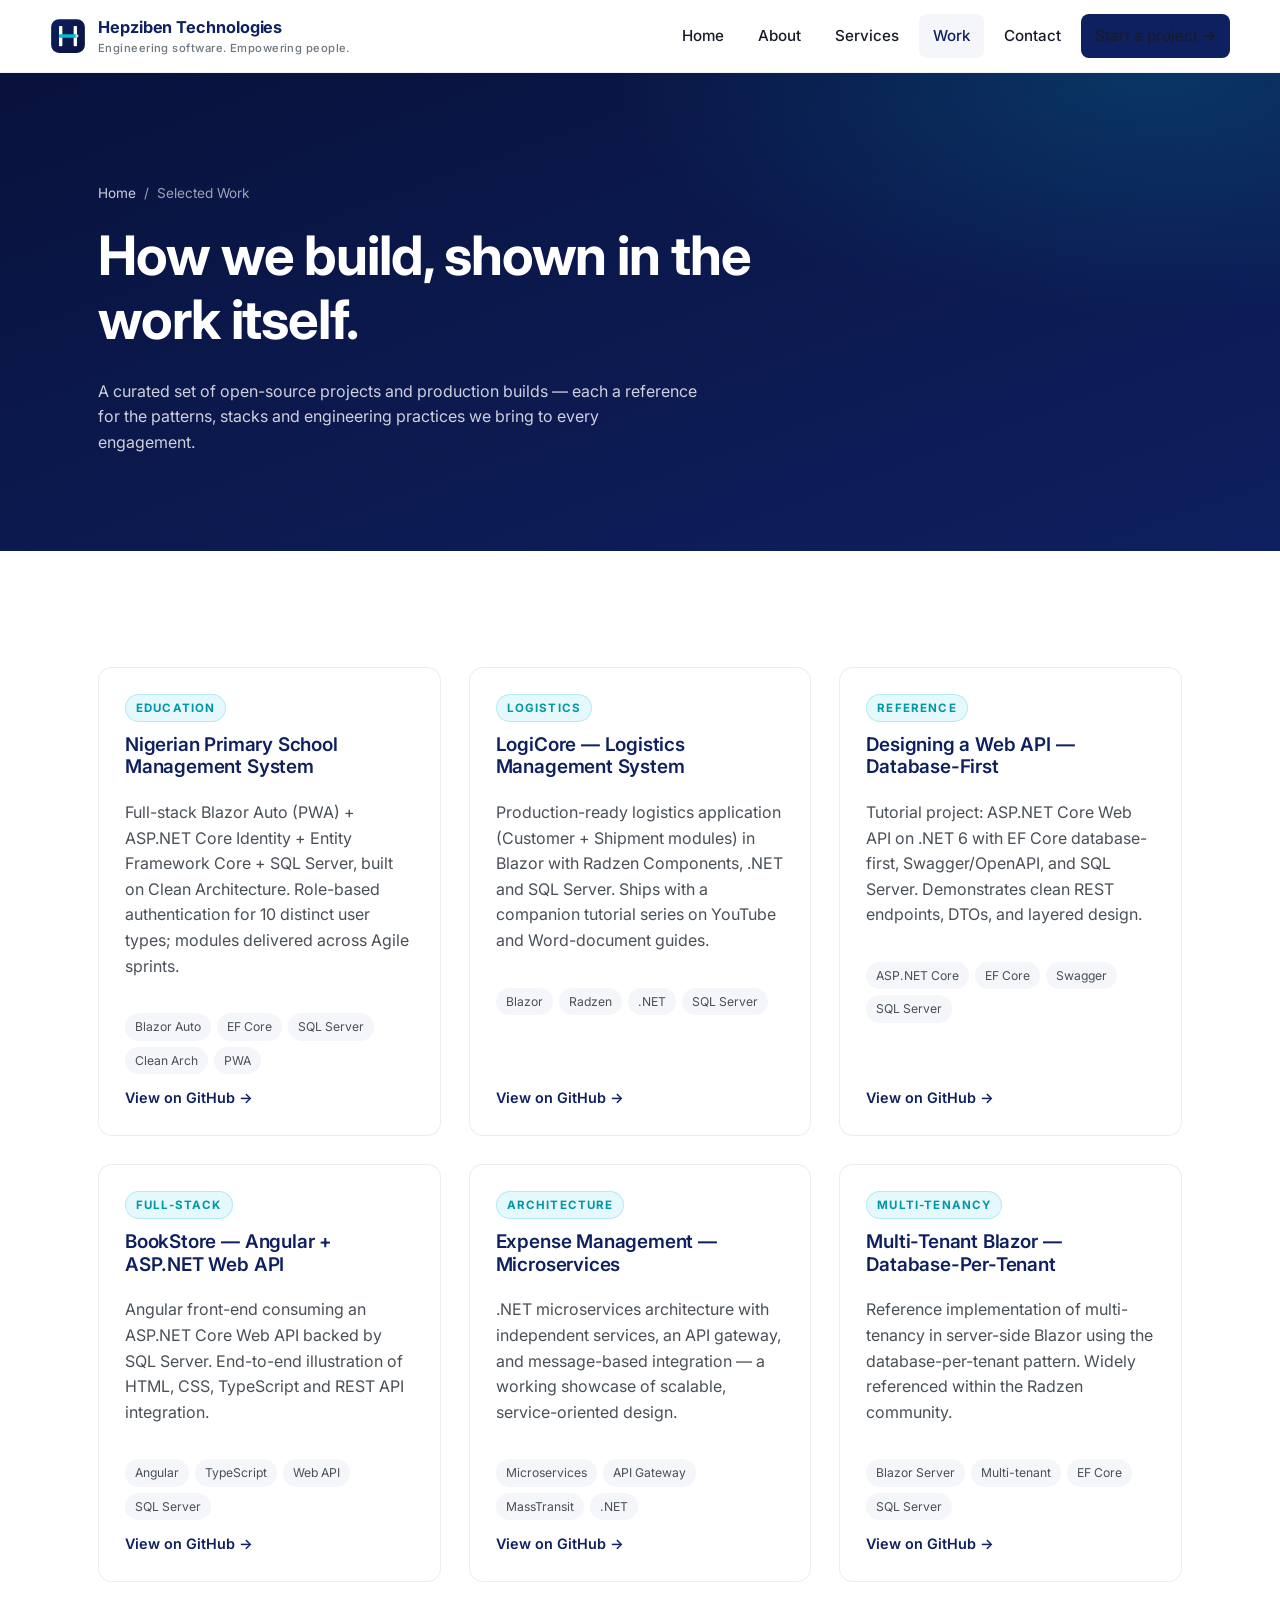
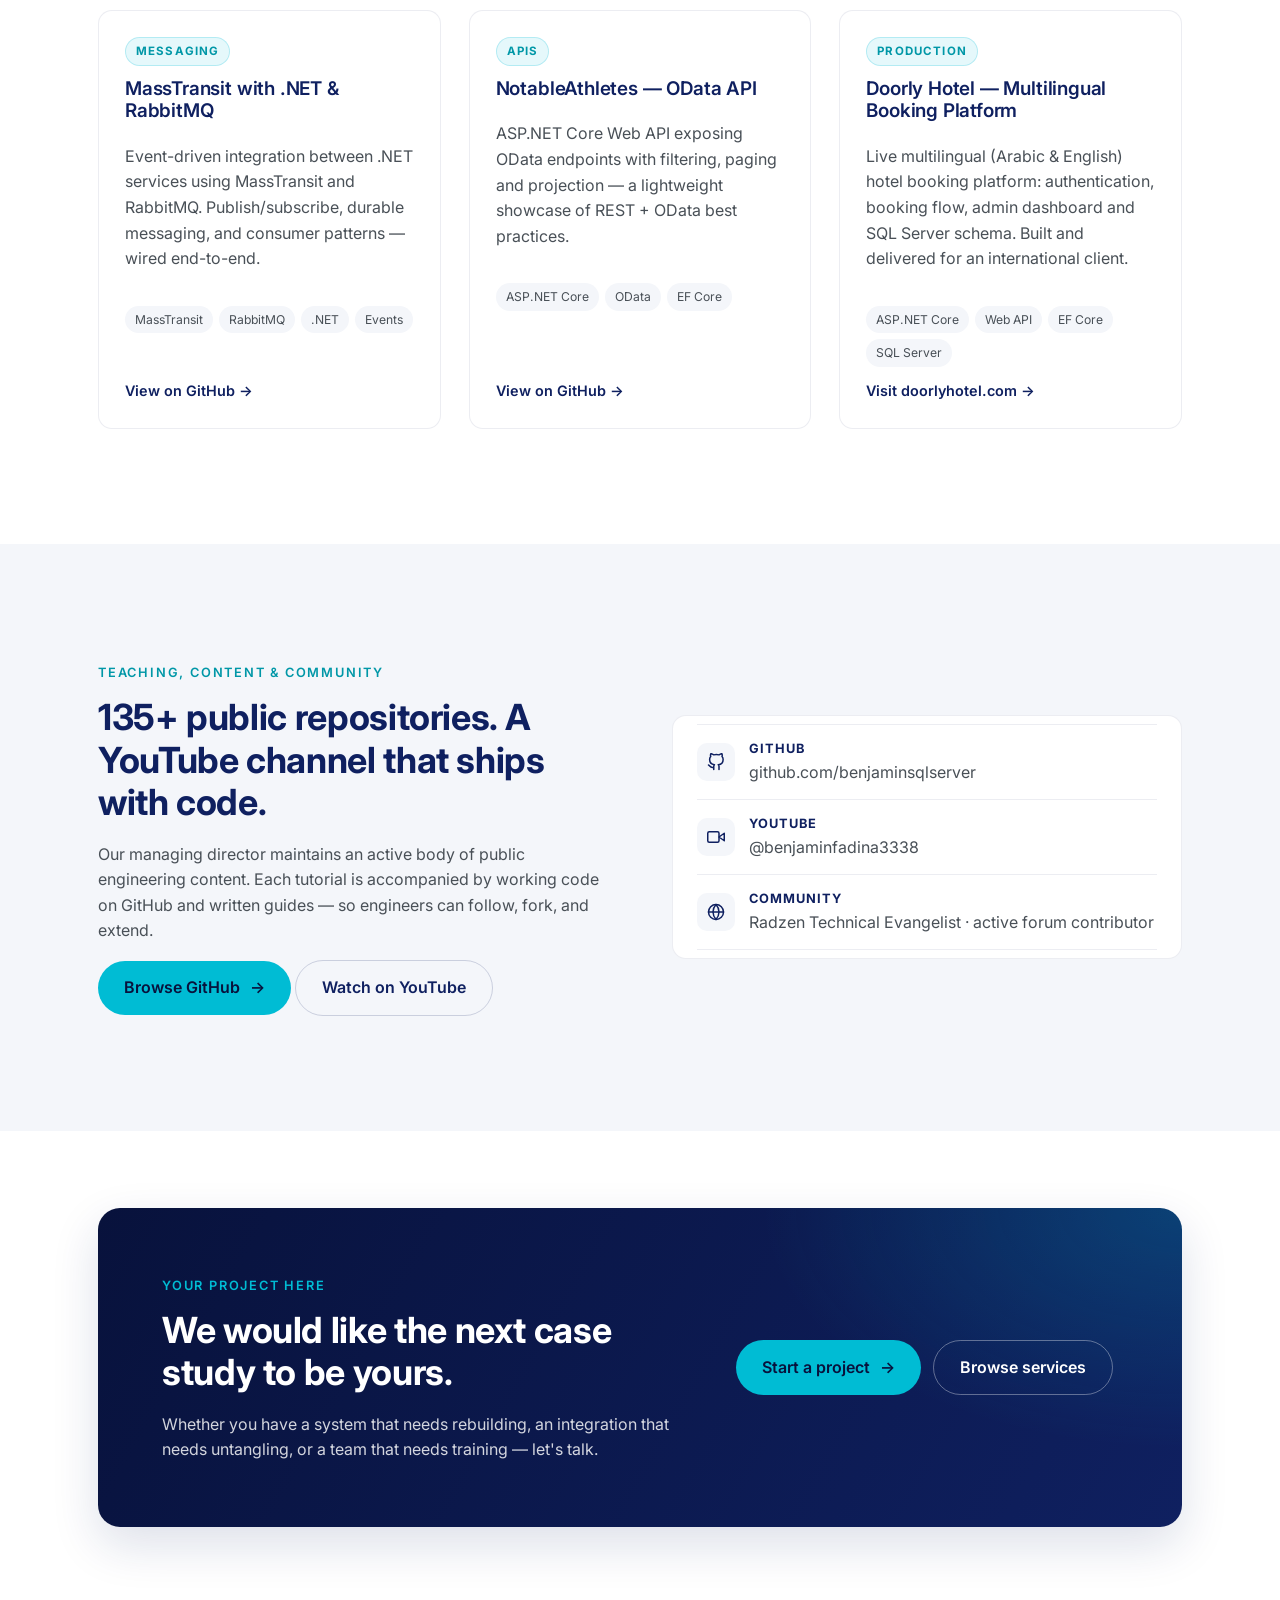
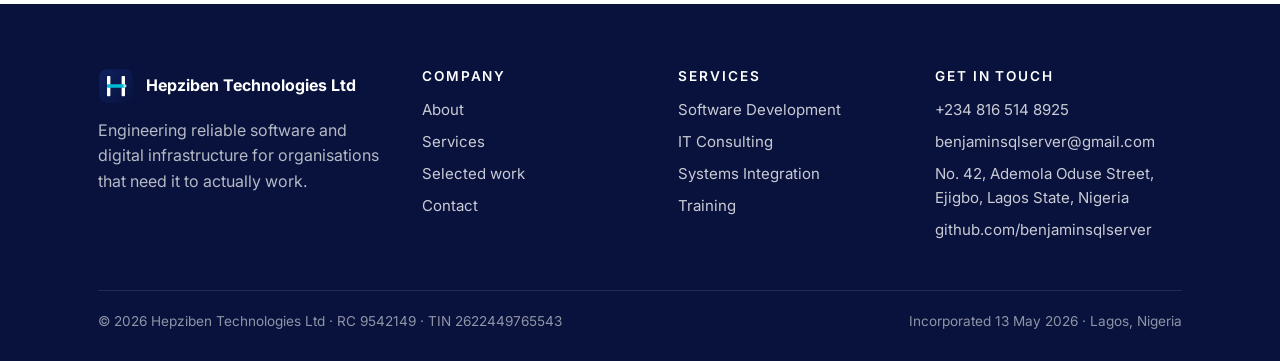
<file: portfolio.html>
<!DOCTYPE html>
<html lang="en">
<head>
  <meta charset="UTF-8" />
  <meta name="viewport" content="width=device-width, initial-scale=1.0" />
  <title>Selected Work — Hepziben Technologies</title>
  <meta name="description" content="Selected open-source projects, production builds and reference implementations from Hepziben Technologies — covering Blazor, .NET, microservices, multi-tenancy and SQL Server." />
  <meta name="theme-color" content="#0F2060" />
  <link rel="icon" type="image/svg+xml" href="assets/favicon.svg" />
  <link rel="preconnect" href="https://fonts.googleapis.com" />
  <link rel="preconnect" href="https://fonts.gstatic.com" crossorigin />
  <link href="https://fonts.googleapis.com/css2?family=Inter:wght@400;500;600;700;800&display=swap" rel="stylesheet" />
  <link rel="stylesheet" href="css/styles.css" />
</head>
<body>

  <header class="site-header">
    <div class="container nav">
      <a class="brand" href="index.html" aria-label="Hepziben Technologies home">
        <img src="assets/logo.svg" alt="" width="36" height="36" />
        <span>Hepziben Technologies<span class="brand-sub">Engineering software. Empowering people.</span></span>
      </a>
      <button class="nav-toggle" aria-expanded="false" aria-controls="primary-nav" aria-label="Open menu"><span></span><span></span><span></span></button>
      <ul class="nav-links" id="primary-nav">
        <li><a href="index.html">Home</a></li>
        <li><a href="about.html">About</a></li>
        <li><a href="services.html">Services</a></li>
        <li><a class="active" href="portfolio.html">Work</a></li>
        <li><a href="contact.html">Contact</a></li>
        <li><a class="nav-cta" href="contact.html">Start a project →</a></li>
      </ul>
    </div>
  </header>

  <section class="page-hero">
    <div class="container">
      <div class="crumbs"><a href="index.html">Home</a> &nbsp;/&nbsp; Selected Work</div>
      <h1>How we build, shown in the work itself.</h1>
      <p>A curated set of open-source projects and production builds — each a reference for the patterns, stacks and engineering practices we bring to every engagement.</p>
    </div>
  </section>

  <section>
    <div class="container">
      <div class="grid grid-3">

        <article class="project reveal">
          <span class="pill">Education</span>
          <h3><a href="https://github.com/benjaminsqlserver/nigerianprimaryschool-ms" target="_blank" rel="noopener">Nigerian Primary School Management System</a></h3>
          <p>Full-stack Blazor Auto (PWA) + ASP.NET Core Identity + Entity Framework Core + SQL Server, built on Clean Architecture. Role-based authentication for 10 distinct user types; modules delivered across Agile sprints.</p>
          <div class="stack"><span>Blazor Auto</span><span>EF Core</span><span>SQL Server</span><span>Clean Arch</span><span>PWA</span></div>
          <a class="external" href="https://github.com/benjaminsqlserver/nigerianprimaryschool-ms" target="_blank" rel="noopener">View on GitHub →</a>
        </article>

        <article class="project reveal">
          <span class="pill">Logistics</span>
          <h3><a href="https://github.com/benjaminsqlserver/LogiCore" target="_blank" rel="noopener">LogiCore — Logistics Management System</a></h3>
          <p>Production-ready logistics application (Customer + Shipment modules) in Blazor with Radzen Components, .NET and SQL Server. Ships with a companion tutorial series on YouTube and Word-document guides.</p>
          <div class="stack"><span>Blazor</span><span>Radzen</span><span>.NET</span><span>SQL Server</span></div>
          <a class="external" href="https://github.com/benjaminsqlserver/LogiCore" target="_blank" rel="noopener">View on GitHub →</a>
        </article>

        <article class="project reveal">
          <span class="pill">Reference</span>
          <h3><a href="https://github.com/benjaminsqlserver/DesiginingWebAPIDatabaseFirst" target="_blank" rel="noopener">Designing a Web API — Database-First</a></h3>
          <p>Tutorial project: ASP.NET Core Web API on .NET 6 with EF Core database-first, Swagger/OpenAPI, and SQL Server. Demonstrates clean REST endpoints, DTOs, and layered design.</p>
          <div class="stack"><span>ASP.NET Core</span><span>EF Core</span><span>Swagger</span><span>SQL Server</span></div>
          <a class="external" href="https://github.com/benjaminsqlserver/DesiginingWebAPIDatabaseFirst" target="_blank" rel="noopener">View on GitHub →</a>
        </article>

        <article class="project reveal">
          <span class="pill">Full-stack</span>
          <h3><a href="https://github.com/benjaminsqlserver/BookStoreAngularWithWebAPI" target="_blank" rel="noopener">BookStore — Angular + ASP.NET Web API</a></h3>
          <p>Angular front-end consuming an ASP.NET Core Web API backed by SQL Server. End-to-end illustration of HTML, CSS, TypeScript and REST API integration.</p>
          <div class="stack"><span>Angular</span><span>TypeScript</span><span>Web API</span><span>SQL Server</span></div>
          <a class="external" href="https://github.com/benjaminsqlserver/BookStoreAngularWithWebAPI" target="_blank" rel="noopener">View on GitHub →</a>
        </article>

        <article class="project reveal">
          <span class="pill">Architecture</span>
          <h3><a href="https://github.com/benjaminsqlserver/ExpenseManagementUsingMicroservices" target="_blank" rel="noopener">Expense Management — Microservices</a></h3>
          <p>.NET microservices architecture with independent services, an API gateway, and message-based integration — a working showcase of scalable, service-oriented design.</p>
          <div class="stack"><span>Microservices</span><span>API Gateway</span><span>MassTransit</span><span>.NET</span></div>
          <a class="external" href="https://github.com/benjaminsqlserver/ExpenseManagementUsingMicroservices" target="_blank" rel="noopener">View on GitHub →</a>
        </article>

        <article class="project reveal">
          <span class="pill">Multi-tenancy</span>
          <h3><a href="https://github.com/benjaminsqlserver/BlazorDatabasePerTenantStrategy" target="_blank" rel="noopener">Multi-Tenant Blazor — Database-Per-Tenant</a></h3>
          <p>Reference implementation of multi-tenancy in server-side Blazor using the database-per-tenant pattern. Widely referenced within the Radzen community.</p>
          <div class="stack"><span>Blazor Server</span><span>Multi-tenant</span><span>EF Core</span><span>SQL Server</span></div>
          <a class="external" href="https://github.com/benjaminsqlserver/BlazorDatabasePerTenantStrategy" target="_blank" rel="noopener">View on GitHub →</a>
        </article>

        <article class="project reveal">
          <span class="pill">Messaging</span>
          <h3><a href="https://github.com/benjaminsqlserver/MassTransitWithDotNet" target="_blank" rel="noopener">MassTransit with .NET &amp; RabbitMQ</a></h3>
          <p>Event-driven integration between .NET services using MassTransit and RabbitMQ. Publish/subscribe, durable messaging, and consumer patterns — wired end-to-end.</p>
          <div class="stack"><span>MassTransit</span><span>RabbitMQ</span><span>.NET</span><span>Events</span></div>
          <a class="external" href="https://github.com/benjaminsqlserver/MassTransitWithDotNet" target="_blank" rel="noopener">View on GitHub →</a>
        </article>

        <article class="project reveal">
          <span class="pill">APIs</span>
          <h3><a href="https://github.com/benjaminsqlserver/NotableAthletesODataAPI" target="_blank" rel="noopener">NotableAthletes — OData API</a></h3>
          <p>ASP.NET Core Web API exposing OData endpoints with filtering, paging and projection — a lightweight showcase of REST + OData best practices.</p>
          <div class="stack"><span>ASP.NET Core</span><span>OData</span><span>EF Core</span></div>
          <a class="external" href="https://github.com/benjaminsqlserver/NotableAthletesODataAPI" target="_blank" rel="noopener">View on GitHub →</a>
        </article>

        <article class="project reveal">
          <span class="pill">Production</span>
          <h3><a href="https://doorlyhotel.com" target="_blank" rel="noopener">Doorly Hotel — Multilingual Booking Platform</a></h3>
          <p>Live multilingual (Arabic &amp; English) hotel booking platform: authentication, booking flow, admin dashboard and SQL Server schema. Built and delivered for an international client.</p>
          <div class="stack"><span>ASP.NET Core</span><span>Web API</span><span>EF Core</span><span>SQL Server</span></div>
          <a class="external" href="https://doorlyhotel.com" target="_blank" rel="noopener">Visit doorlyhotel.com →</a>
        </article>

      </div>
    </div>
  </section>

  <section style="background: var(--mist);">
    <div class="container split">
      <div class="reveal">
        <span class="eyebrow">Teaching, content &amp; community</span>
        <h2>135+ public repositories. A YouTube channel that ships with code.</h2>
        <p>Our managing director maintains an active body of public engineering content. Each tutorial is accompanied by working code on GitHub and written guides — so engineers can follow, fork, and extend.</p>
        <div class="actions" style="margin-top:8px;">
          <a class="btn btn-primary" href="https://github.com/benjaminsqlserver" target="_blank" rel="noopener">Browse GitHub <span class="arrow">→</span></a>
          <a class="btn btn-secondary" href="https://www.youtube.com/@benjaminfadina3338" target="_blank" rel="noopener">Watch on YouTube</a>
        </div>
      </div>
      <div class="reveal">
        <ul class="contact-list" style="background: var(--white); border-radius: var(--radius-md); padding: 8px 24px; border: 1px solid rgba(15,32,96,.08);">
          <li>
            <span class="ic"><svg width="18" height="18" viewBox="0 0 24 24" fill="none" stroke="currentColor" stroke-width="2" stroke-linecap="round" stroke-linejoin="round"><path d="M9 19c-5 1.5-5-2.5-7-3m14 6v-3.87a3.37 3.37 0 0 0-.94-2.61c3.14-.35 6.44-1.54 6.44-7A5.44 5.44 0 0 0 20 4.77 5.07 5.07 0 0 0 19.91 1S18.73.65 16 2.48a13.38 13.38 0 0 0-7 0C6.27.65 5.09 1 5.09 1A5.07 5.07 0 0 0 5 4.77a5.44 5.44 0 0 0-1.5 3.78c0 5.42 3.3 6.61 6.44 7A3.37 3.37 0 0 0 9 18.13V22"/></svg></span>
            <div><strong>GitHub</strong><a href="https://github.com/benjaminsqlserver" target="_blank" rel="noopener">github.com/benjaminsqlserver</a></div>
          </li>
          <li>
            <span class="ic"><svg width="18" height="18" viewBox="0 0 24 24" fill="none" stroke="currentColor" stroke-width="2" stroke-linecap="round" stroke-linejoin="round"><polygon points="23 7 16 12 23 17 23 7"/><rect x="1" y="5" width="15" height="14" rx="2"/></svg></span>
            <div><strong>YouTube</strong><a href="https://www.youtube.com/@benjaminfadina3338" target="_blank" rel="noopener">@benjaminfadina3338</a></div>
          </li>
          <li>
            <span class="ic"><svg width="18" height="18" viewBox="0 0 24 24" fill="none" stroke="currentColor" stroke-width="2" stroke-linecap="round" stroke-linejoin="round"><circle cx="12" cy="12" r="10"/><line x1="2" y1="12" x2="22" y2="12"/><path d="M12 2a15.3 15.3 0 0 1 4 10 15.3 15.3 0 0 1-4 10A15.3 15.3 0 0 1 8 12a15.3 15.3 0 0 1 4-10z"/></svg></span>
            <div><strong>Community</strong><span>Radzen Technical Evangelist · active forum contributor</span></div>
          </li>
        </ul>
      </div>
    </div>
  </section>

  <section class="section-tight">
    <div class="container">
      <div class="cta-band reveal">
        <div>
          <span class="eyebrow" style="color: var(--cyan);">Your project here</span>
          <h2>We would like the next case study to be yours.</h2>
          <p>Whether you have a system that needs rebuilding, an integration that needs untangling, or a team that needs training — let's talk.</p>
        </div>
        <div class="actions">
          <a class="btn btn-primary" href="contact.html">Start a project <span class="arrow">→</span></a>
          <a class="btn btn-ghost" href="services.html">Browse services</a>
        </div>
      </div>
    </div>
  </section>

  <footer class="footer">
    <div class="container">
      <div class="grid-foot">
        <div>
          <div class="brand-foot"><img src="assets/logo.svg" alt="" width="36" height="36" /> Hepziben Technologies Ltd</div>
          <p style="color: rgba(255,255,255,.7);">Engineering reliable software and digital infrastructure for organisations that need it to actually work.</p>
        </div>
        <div><h4>Company</h4><ul>
          <li><a href="about.html">About</a></li>
          <li><a href="services.html">Services</a></li>
          <li><a href="portfolio.html">Selected work</a></li>
          <li><a href="contact.html">Contact</a></li>
        </ul></div>
        <div><h4>Services</h4><ul>
          <li><a href="services.html#software">Software Development</a></li>
          <li><a href="services.html#consulting">IT Consulting</a></li>
          <li><a href="services.html#integration">Systems Integration</a></li>
          <li><a href="services.html#training">Training</a></li>
        </ul></div>
        <div><h4>Get in touch</h4><ul>
          <li><a href="tel:+2348165148925">+234 816 514 8925</a></li>
          <li><a href="mailto:benjaminsqlserver@gmail.com">benjaminsqlserver@gmail.com</a></li>
          <li>No. 42, Ademola Oduse Street,<br/>Ejigbo, Lagos State, Nigeria</li>
          <li><a href="https://github.com/benjaminsqlserver" target="_blank" rel="noopener">github.com/benjaminsqlserver</a></li>
        </ul></div>
      </div>
      <div class="legal">
        <span>© 2026 Hepziben Technologies Ltd · RC 9542149 · TIN 2622449765543</span>
        <span>Incorporated 13 May 2026 · Lagos, Nigeria</span>
      </div>
    </div>
  </footer>

  <script src="js/main.js" defer></script>
</body>
</html>
</file>
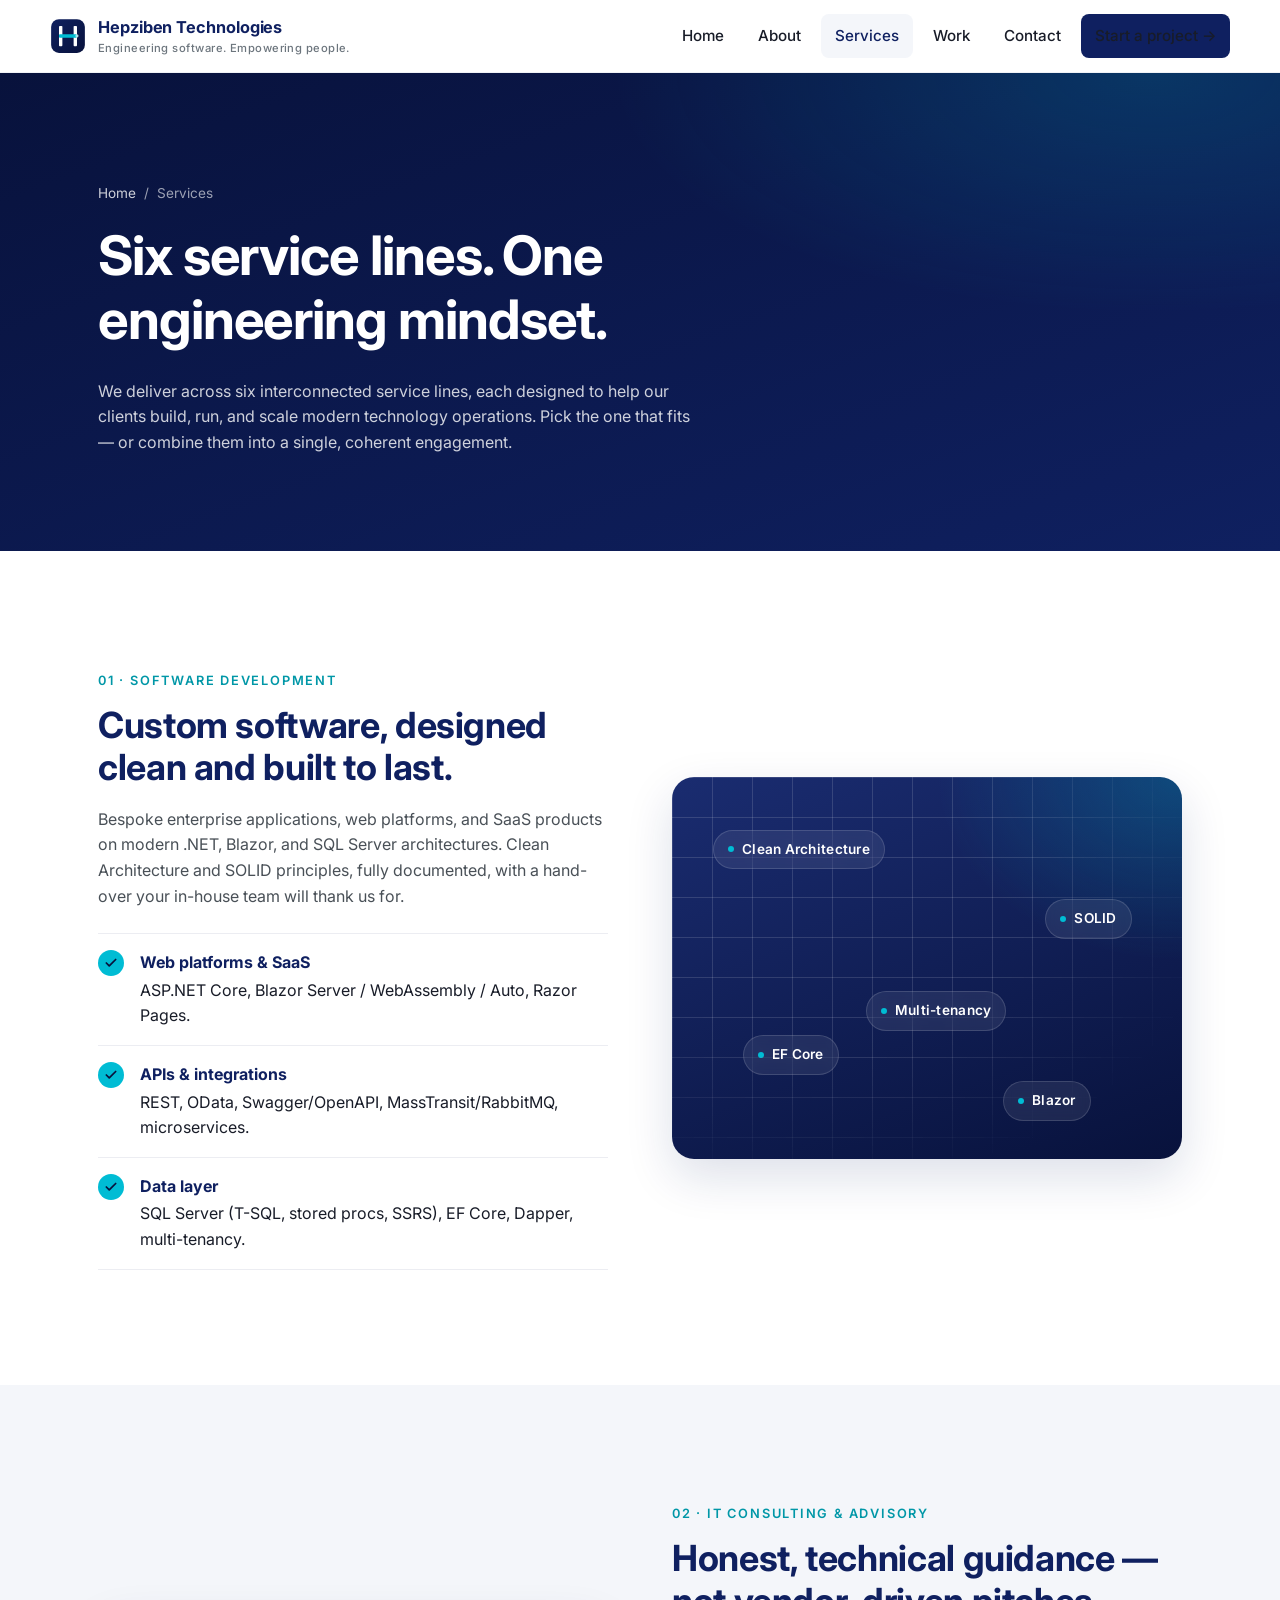
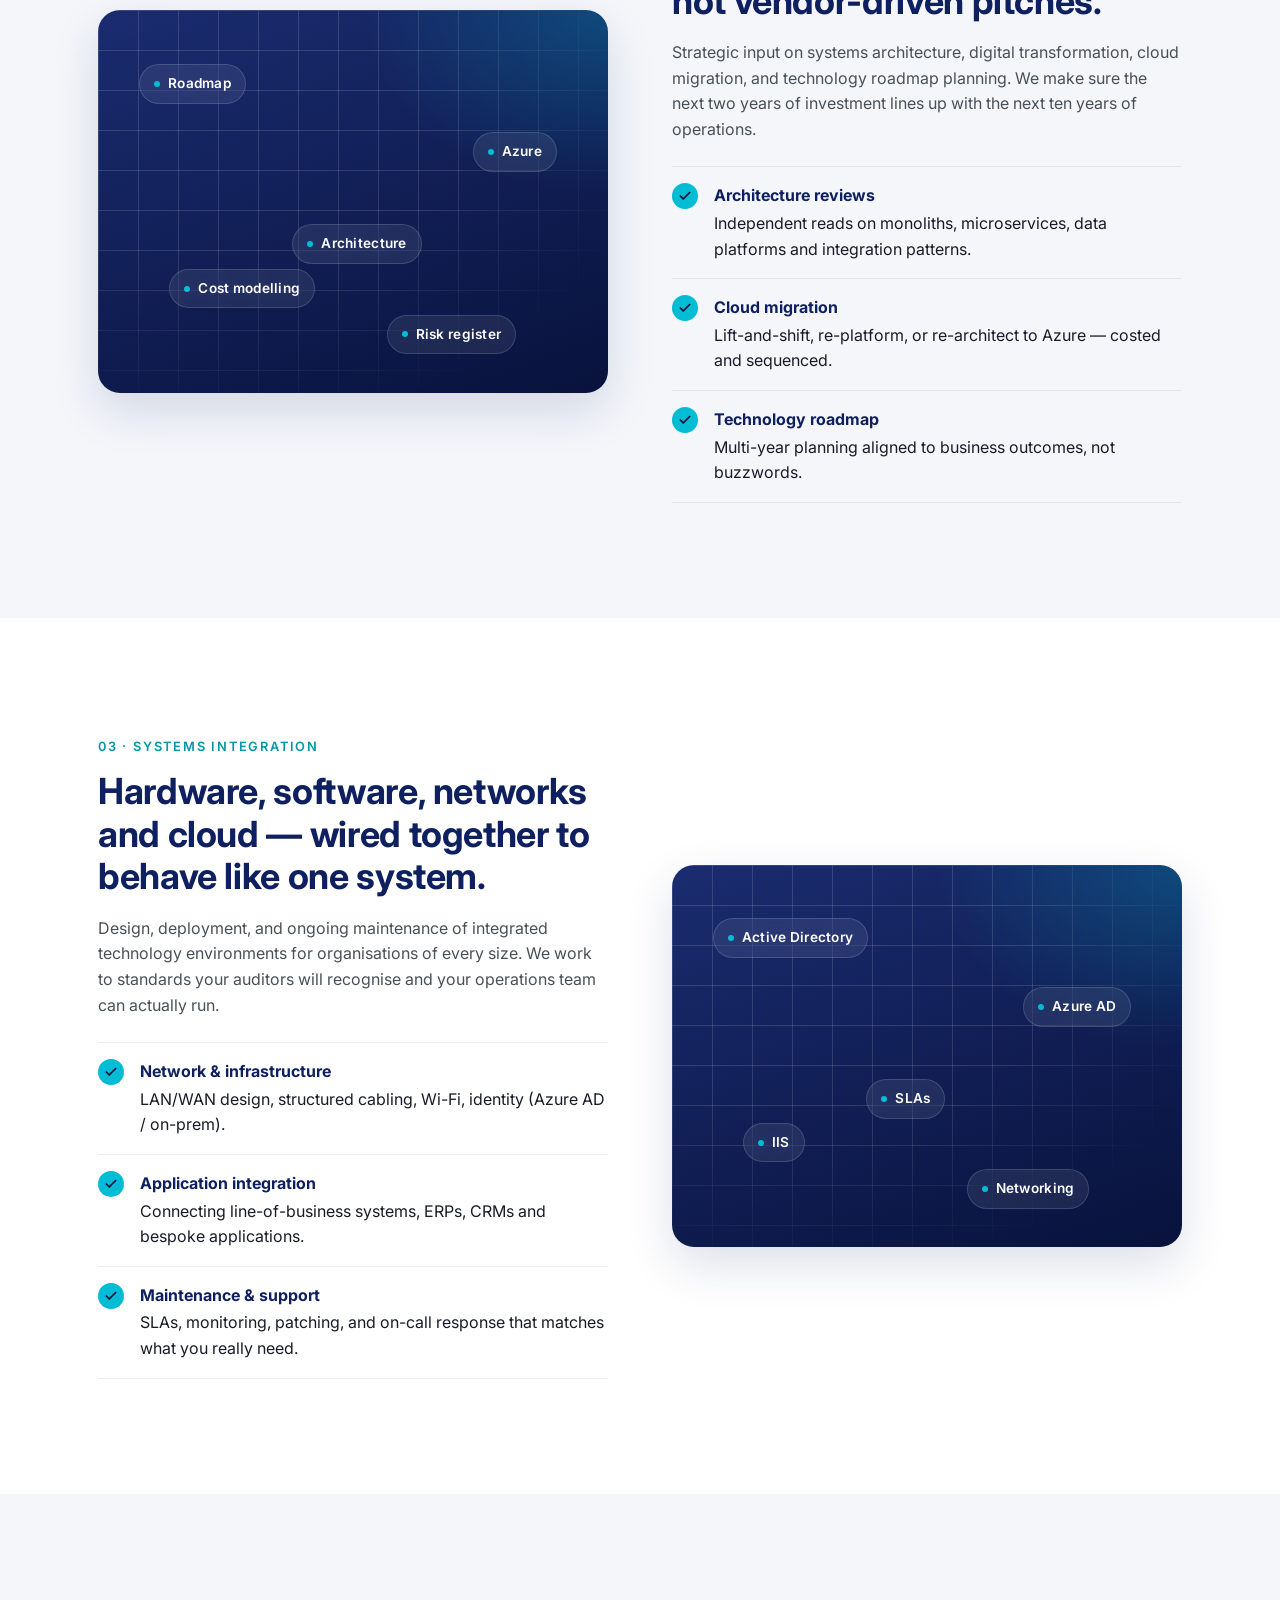
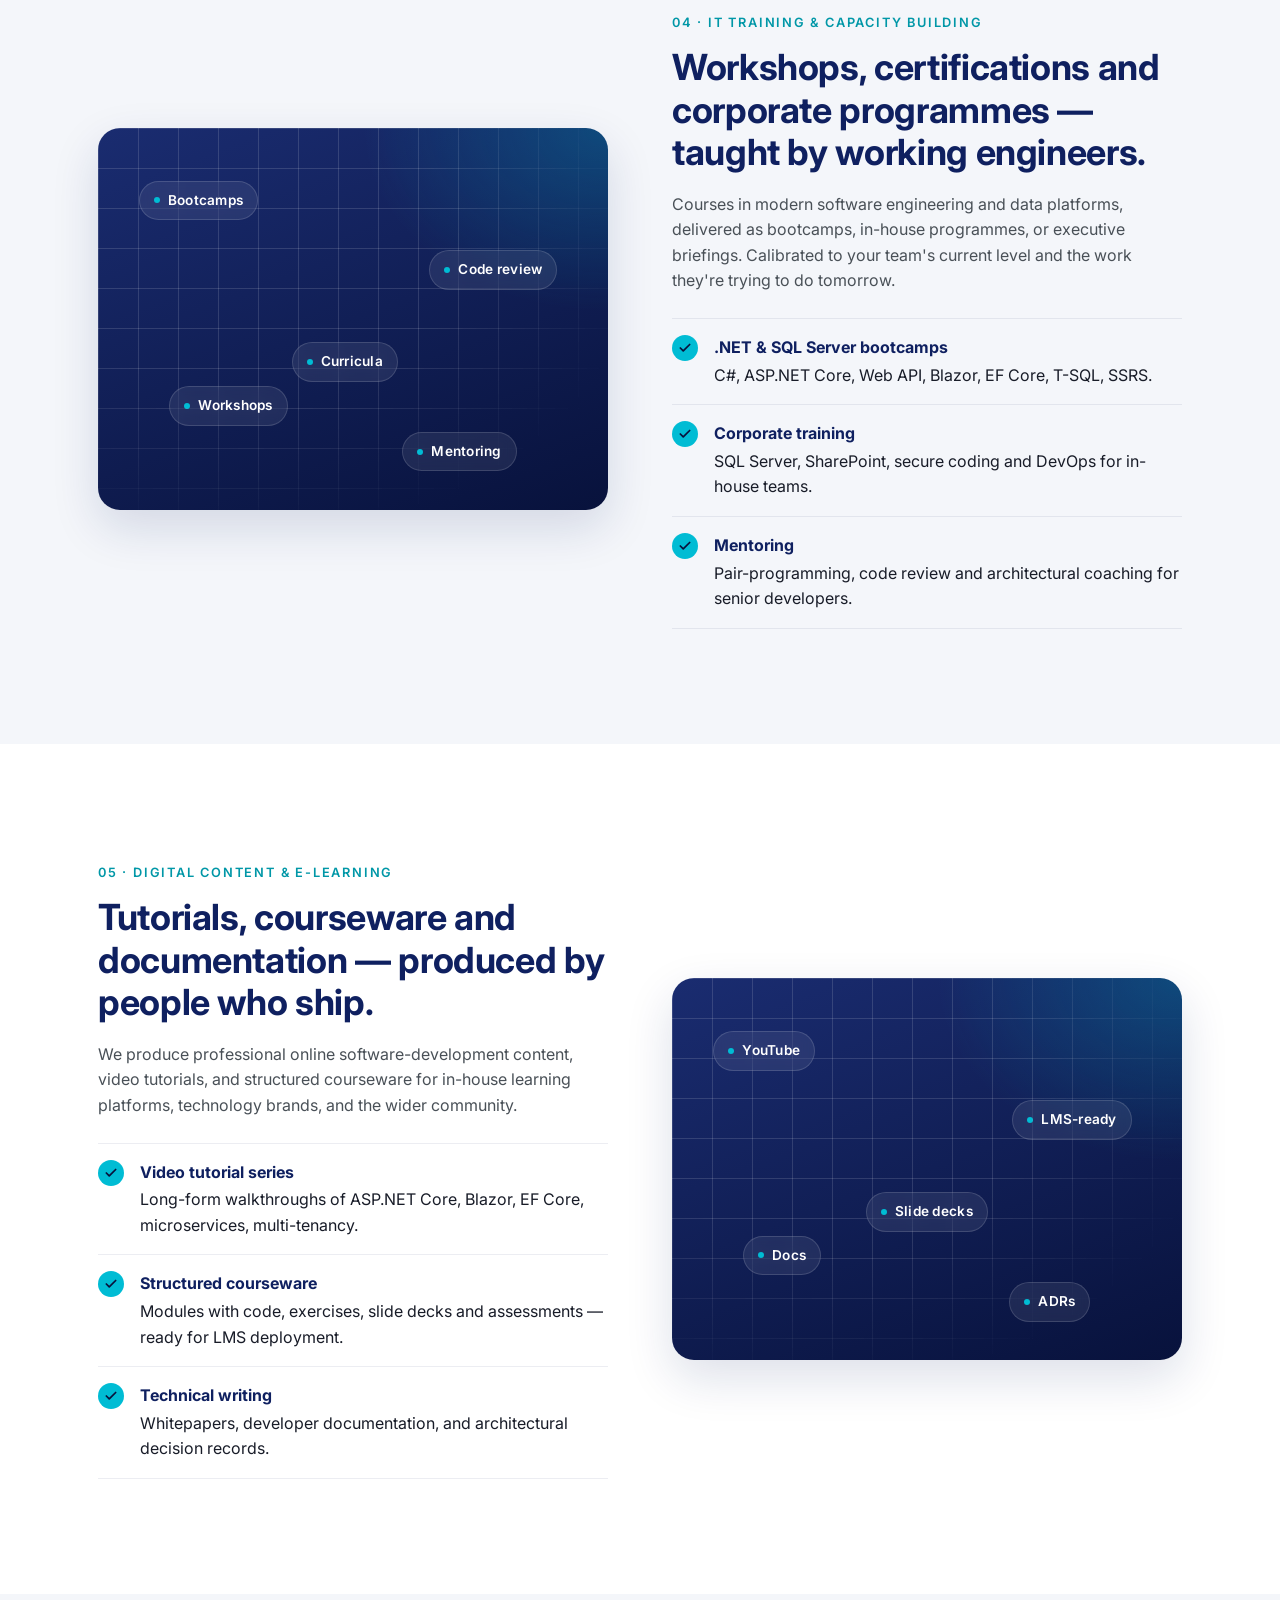
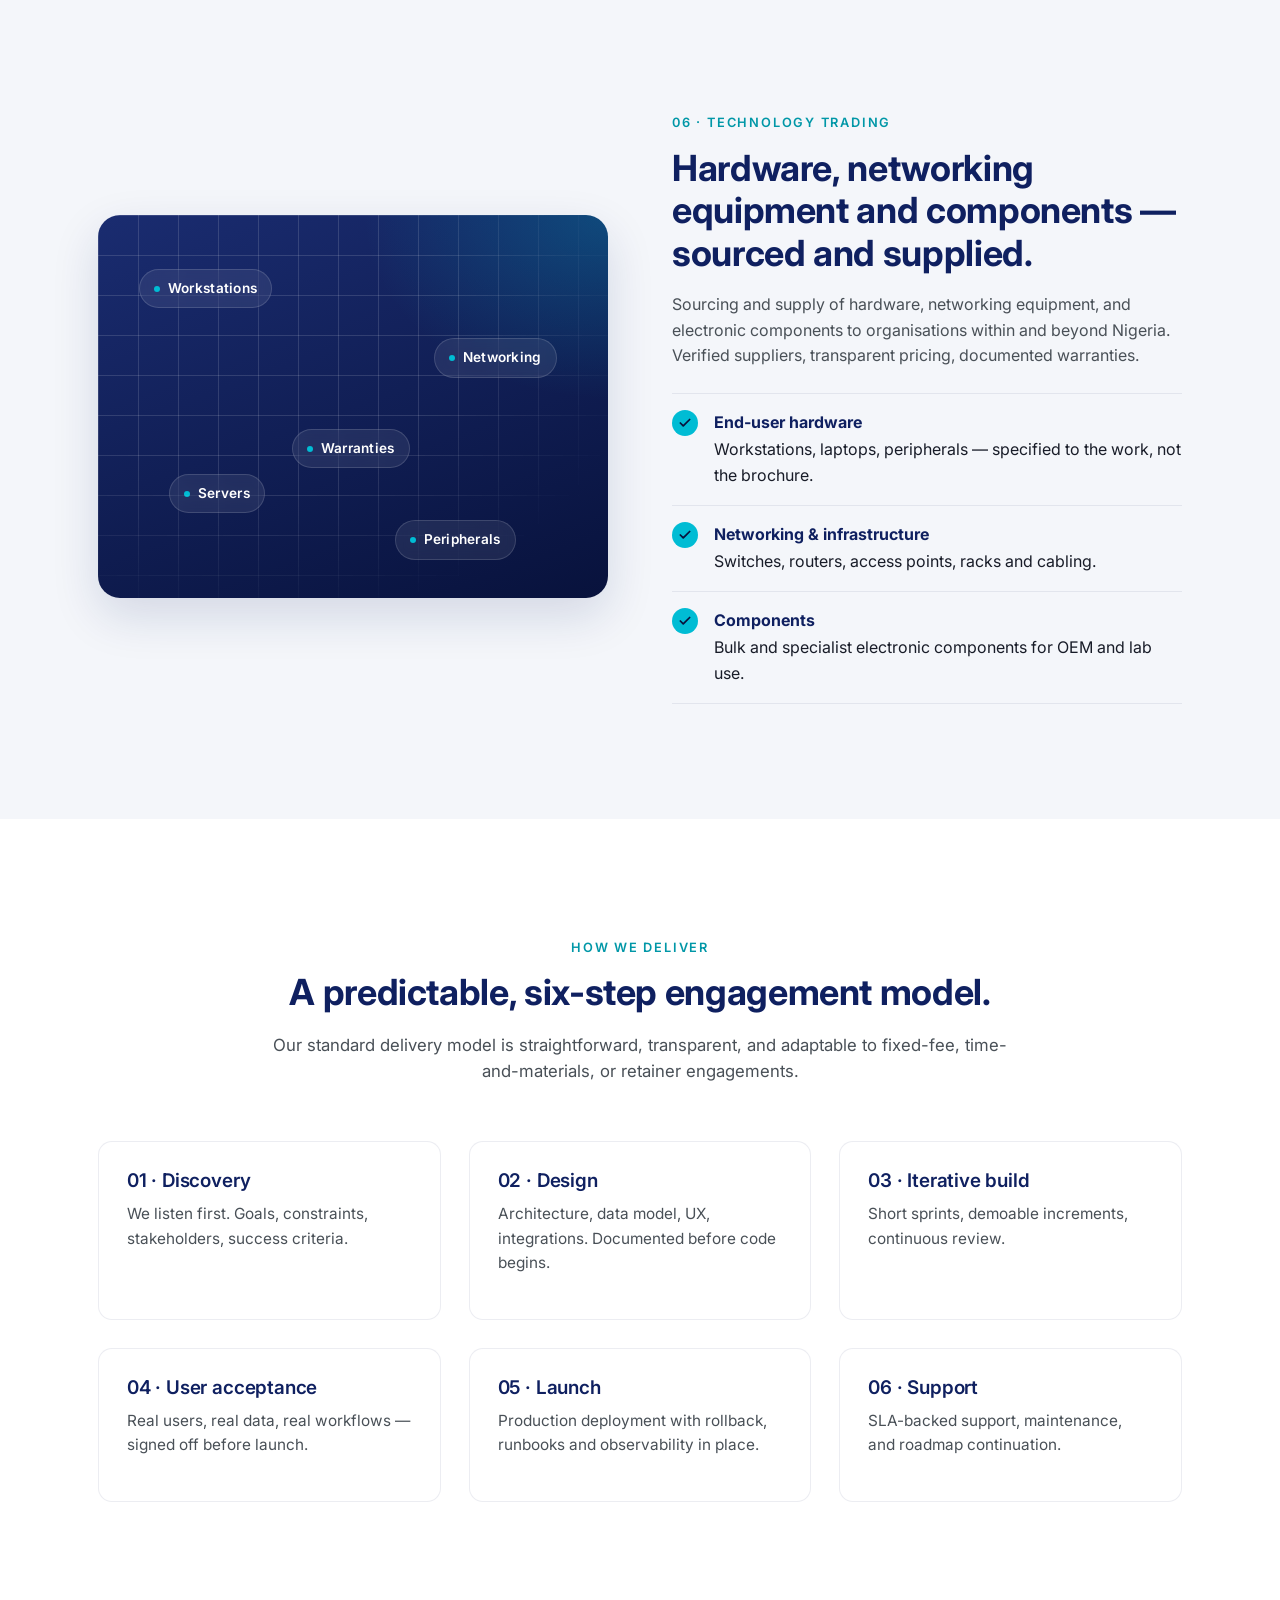
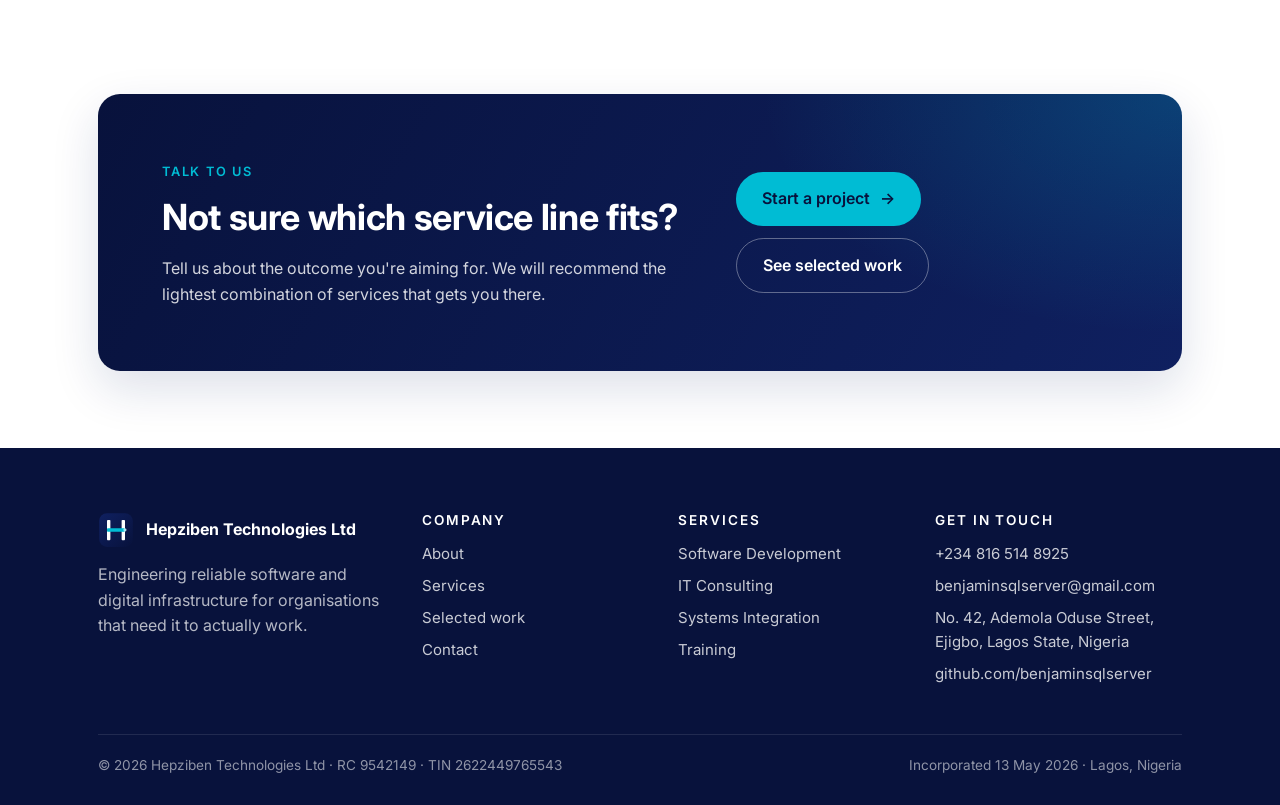
<file: services.html>
<!DOCTYPE html>
<html lang="en">
<head>
  <meta charset="UTF-8" />
  <meta name="viewport" content="width=device-width, initial-scale=1.0" />
  <title>Services — Hepziben Technologies</title>
  <meta name="description" content="Six interconnected service lines from Hepziben Technologies: software development, IT consulting, systems integration, training, digital content and technology trading." />
  <meta name="theme-color" content="#0F2060" />
  <link rel="icon" type="image/svg+xml" href="assets/favicon.svg" />
  <link rel="preconnect" href="https://fonts.googleapis.com" />
  <link rel="preconnect" href="https://fonts.gstatic.com" crossorigin />
  <link href="https://fonts.googleapis.com/css2?family=Inter:wght@400;500;600;700;800&display=swap" rel="stylesheet" />
  <link rel="stylesheet" href="css/styles.css" />
</head>
<body>

  <header class="site-header">
    <div class="container nav">
      <a class="brand" href="index.html" aria-label="Hepziben Technologies home">
        <img src="assets/logo.svg" alt="" width="36" height="36" />
        <span>Hepziben Technologies<span class="brand-sub">Engineering software. Empowering people.</span></span>
      </a>
      <button class="nav-toggle" aria-expanded="false" aria-controls="primary-nav" aria-label="Open menu"><span></span><span></span><span></span></button>
      <ul class="nav-links" id="primary-nav">
        <li><a href="index.html">Home</a></li>
        <li><a href="about.html">About</a></li>
        <li><a class="active" href="services.html">Services</a></li>
        <li><a href="portfolio.html">Work</a></li>
        <li><a href="contact.html">Contact</a></li>
        <li><a class="nav-cta" href="contact.html">Start a project →</a></li>
      </ul>
    </div>
  </header>

  <section class="page-hero">
    <div class="container">
      <div class="crumbs"><a href="index.html">Home</a> &nbsp;/&nbsp; Services</div>
      <h1>Six service lines. One engineering mindset.</h1>
      <p>We deliver across six interconnected service lines, each designed to help our clients build, run, and scale modern technology operations. Pick the one that fits — or combine them into a single, coherent engagement.</p>
    </div>
  </section>

  <!-- 1. Software Development -->
  <section id="software">
    <div class="container split">
      <div class="reveal">
        <span class="eyebrow">01 · Software Development</span>
        <h2>Custom software, designed clean and built to last.</h2>
        <p>Bespoke enterprise applications, web platforms, and SaaS products on modern .NET, Blazor, and SQL Server architectures. Clean Architecture and SOLID principles, fully documented, with a hand-over your in-house team will thank us for.</p>
        <ul class="points">
          <li><span class="tick"><svg width="14" height="14" viewBox="0 0 24 24" fill="none" stroke="currentColor" stroke-width="3" stroke-linecap="round" stroke-linejoin="round"><polyline points="20 6 9 17 4 12"/></svg></span><div><strong>Web platforms &amp; SaaS</strong>ASP.NET Core, Blazor Server / WebAssembly / Auto, Razor Pages.</div></li>
          <li><span class="tick"><svg width="14" height="14" viewBox="0 0 24 24" fill="none" stroke="currentColor" stroke-width="3" stroke-linecap="round" stroke-linejoin="round"><polyline points="20 6 9 17 4 12"/></svg></span><div><strong>APIs &amp; integrations</strong>REST, OData, Swagger/OpenAPI, MassTransit/RabbitMQ, microservices.</div></li>
          <li><span class="tick"><svg width="14" height="14" viewBox="0 0 24 24" fill="none" stroke="currentColor" stroke-width="3" stroke-linecap="round" stroke-linejoin="round"><polyline points="20 6 9 17 4 12"/></svg></span><div><strong>Data layer</strong>SQL Server (T-SQL, stored procs, SSRS), EF Core, Dapper, multi-tenancy.</div></li>
        </ul>
      </div>
      <div class="reveal">
        <div class="mosaic" aria-hidden="true">
          <span class="chip c1"><span class="d"></span> Clean Architecture</span>
          <span class="chip c2"><span class="d"></span> SOLID</span>
          <span class="chip c3"><span class="d"></span> EF Core</span>
          <span class="chip c4"><span class="d"></span> Blazor</span>
          <span class="chip c5"><span class="d"></span> Multi-tenancy</span>
        </div>
      </div>
    </div>
  </section>

  <!-- 2. IT Consulting -->
  <section id="consulting" style="background: var(--mist);">
    <div class="container split">
      <div class="reveal" style="order: 2;">
        <span class="eyebrow">02 · IT Consulting &amp; Advisory</span>
        <h2>Honest, technical guidance — not vendor-driven pitches.</h2>
        <p>Strategic input on systems architecture, digital transformation, cloud migration, and technology roadmap planning. We make sure the next two years of investment lines up with the next ten years of operations.</p>
        <ul class="points">
          <li><span class="tick"><svg width="14" height="14" viewBox="0 0 24 24" fill="none" stroke="currentColor" stroke-width="3" stroke-linecap="round" stroke-linejoin="round"><polyline points="20 6 9 17 4 12"/></svg></span><div><strong>Architecture reviews</strong>Independent reads on monoliths, microservices, data platforms and integration patterns.</div></li>
          <li><span class="tick"><svg width="14" height="14" viewBox="0 0 24 24" fill="none" stroke="currentColor" stroke-width="3" stroke-linecap="round" stroke-linejoin="round"><polyline points="20 6 9 17 4 12"/></svg></span><div><strong>Cloud migration</strong>Lift-and-shift, re-platform, or re-architect to Azure — costed and sequenced.</div></li>
          <li><span class="tick"><svg width="14" height="14" viewBox="0 0 24 24" fill="none" stroke="currentColor" stroke-width="3" stroke-linecap="round" stroke-linejoin="round"><polyline points="20 6 9 17 4 12"/></svg></span><div><strong>Technology roadmap</strong>Multi-year planning aligned to business outcomes, not buzzwords.</div></li>
        </ul>
      </div>
      <div class="reveal" style="order: 1;">
        <div class="mosaic" aria-hidden="true">
          <span class="chip c1"><span class="d"></span> Roadmap</span>
          <span class="chip c2"><span class="d"></span> Azure</span>
          <span class="chip c3"><span class="d"></span> Cost modelling</span>
          <span class="chip c4"><span class="d"></span> Risk register</span>
          <span class="chip c5"><span class="d"></span> Architecture</span>
        </div>
      </div>
    </div>
  </section>

  <!-- 3. Systems Integration -->
  <section id="integration">
    <div class="container split">
      <div class="reveal">
        <span class="eyebrow">03 · Systems Integration</span>
        <h2>Hardware, software, networks and cloud — wired together to behave like one system.</h2>
        <p>Design, deployment, and ongoing maintenance of integrated technology environments for organisations of every size. We work to standards your auditors will recognise and your operations team can actually run.</p>
        <ul class="points">
          <li><span class="tick"><svg width="14" height="14" viewBox="0 0 24 24" fill="none" stroke="currentColor" stroke-width="3" stroke-linecap="round" stroke-linejoin="round"><polyline points="20 6 9 17 4 12"/></svg></span><div><strong>Network &amp; infrastructure</strong>LAN/WAN design, structured cabling, Wi-Fi, identity (Azure AD / on-prem).</div></li>
          <li><span class="tick"><svg width="14" height="14" viewBox="0 0 24 24" fill="none" stroke="currentColor" stroke-width="3" stroke-linecap="round" stroke-linejoin="round"><polyline points="20 6 9 17 4 12"/></svg></span><div><strong>Application integration</strong>Connecting line-of-business systems, ERPs, CRMs and bespoke applications.</div></li>
          <li><span class="tick"><svg width="14" height="14" viewBox="0 0 24 24" fill="none" stroke="currentColor" stroke-width="3" stroke-linecap="round" stroke-linejoin="round"><polyline points="20 6 9 17 4 12"/></svg></span><div><strong>Maintenance &amp; support</strong>SLAs, monitoring, patching, and on-call response that matches what you really need.</div></li>
        </ul>
      </div>
      <div class="reveal">
        <div class="mosaic" aria-hidden="true">
          <span class="chip c1"><span class="d"></span> Active Directory</span>
          <span class="chip c2"><span class="d"></span> Azure AD</span>
          <span class="chip c3"><span class="d"></span> IIS</span>
          <span class="chip c4"><span class="d"></span> Networking</span>
          <span class="chip c5"><span class="d"></span> SLAs</span>
        </div>
      </div>
    </div>
  </section>

  <!-- 4. Training -->
  <section id="training" style="background: var(--mist);">
    <div class="container split">
      <div class="reveal" style="order: 2;">
        <span class="eyebrow">04 · IT Training &amp; Capacity Building</span>
        <h2>Workshops, certifications and corporate programmes — taught by working engineers.</h2>
        <p>Courses in modern software engineering and data platforms, delivered as bootcamps, in-house programmes, or executive briefings. Calibrated to your team's current level and the work they're trying to do tomorrow.</p>
        <ul class="points">
          <li><span class="tick"><svg width="14" height="14" viewBox="0 0 24 24" fill="none" stroke="currentColor" stroke-width="3" stroke-linecap="round" stroke-linejoin="round"><polyline points="20 6 9 17 4 12"/></svg></span><div><strong>.NET &amp; SQL Server bootcamps</strong>C#, ASP.NET Core, Web API, Blazor, EF Core, T-SQL, SSRS.</div></li>
          <li><span class="tick"><svg width="14" height="14" viewBox="0 0 24 24" fill="none" stroke="currentColor" stroke-width="3" stroke-linecap="round" stroke-linejoin="round"><polyline points="20 6 9 17 4 12"/></svg></span><div><strong>Corporate training</strong>SQL Server, SharePoint, secure coding and DevOps for in-house teams.</div></li>
          <li><span class="tick"><svg width="14" height="14" viewBox="0 0 24 24" fill="none" stroke="currentColor" stroke-width="3" stroke-linecap="round" stroke-linejoin="round"><polyline points="20 6 9 17 4 12"/></svg></span><div><strong>Mentoring</strong>Pair-programming, code review and architectural coaching for senior developers.</div></li>
        </ul>
      </div>
      <div class="reveal" style="order: 1;">
        <div class="mosaic" aria-hidden="true">
          <span class="chip c1"><span class="d"></span> Bootcamps</span>
          <span class="chip c2"><span class="d"></span> Code review</span>
          <span class="chip c3"><span class="d"></span> Workshops</span>
          <span class="chip c4"><span class="d"></span> Mentoring</span>
          <span class="chip c5"><span class="d"></span> Curricula</span>
        </div>
      </div>
    </div>
  </section>

  <!-- 5. Digital Content -->
  <section id="content">
    <div class="container split">
      <div class="reveal">
        <span class="eyebrow">05 · Digital Content &amp; E-Learning</span>
        <h2>Tutorials, courseware and documentation — produced by people who ship.</h2>
        <p>We produce professional online software-development content, video tutorials, and structured courseware for in-house learning platforms, technology brands, and the wider community.</p>
        <ul class="points">
          <li><span class="tick"><svg width="14" height="14" viewBox="0 0 24 24" fill="none" stroke="currentColor" stroke-width="3" stroke-linecap="round" stroke-linejoin="round"><polyline points="20 6 9 17 4 12"/></svg></span><div><strong>Video tutorial series</strong>Long-form walkthroughs of ASP.NET Core, Blazor, EF Core, microservices, multi-tenancy.</div></li>
          <li><span class="tick"><svg width="14" height="14" viewBox="0 0 24 24" fill="none" stroke="currentColor" stroke-width="3" stroke-linecap="round" stroke-linejoin="round"><polyline points="20 6 9 17 4 12"/></svg></span><div><strong>Structured courseware</strong>Modules with code, exercises, slide decks and assessments — ready for LMS deployment.</div></li>
          <li><span class="tick"><svg width="14" height="14" viewBox="0 0 24 24" fill="none" stroke="currentColor" stroke-width="3" stroke-linecap="round" stroke-linejoin="round"><polyline points="20 6 9 17 4 12"/></svg></span><div><strong>Technical writing</strong>Whitepapers, developer documentation, and architectural decision records.</div></li>
        </ul>
      </div>
      <div class="reveal">
        <div class="mosaic" aria-hidden="true">
          <span class="chip c1"><span class="d"></span> YouTube</span>
          <span class="chip c2"><span class="d"></span> LMS-ready</span>
          <span class="chip c3"><span class="d"></span> Docs</span>
          <span class="chip c4"><span class="d"></span> ADRs</span>
          <span class="chip c5"><span class="d"></span> Slide decks</span>
        </div>
      </div>
    </div>
  </section>

  <!-- 6. Technology Trading -->
  <section id="trading" style="background: var(--mist);">
    <div class="container split">
      <div class="reveal" style="order: 2;">
        <span class="eyebrow">06 · Technology Trading</span>
        <h2>Hardware, networking equipment and components — sourced and supplied.</h2>
        <p>Sourcing and supply of hardware, networking equipment, and electronic components to organisations within and beyond Nigeria. Verified suppliers, transparent pricing, documented warranties.</p>
        <ul class="points">
          <li><span class="tick"><svg width="14" height="14" viewBox="0 0 24 24" fill="none" stroke="currentColor" stroke-width="3" stroke-linecap="round" stroke-linejoin="round"><polyline points="20 6 9 17 4 12"/></svg></span><div><strong>End-user hardware</strong>Workstations, laptops, peripherals — specified to the work, not the brochure.</div></li>
          <li><span class="tick"><svg width="14" height="14" viewBox="0 0 24 24" fill="none" stroke="currentColor" stroke-width="3" stroke-linecap="round" stroke-linejoin="round"><polyline points="20 6 9 17 4 12"/></svg></span><div><strong>Networking &amp; infrastructure</strong>Switches, routers, access points, racks and cabling.</div></li>
          <li><span class="tick"><svg width="14" height="14" viewBox="0 0 24 24" fill="none" stroke="currentColor" stroke-width="3" stroke-linecap="round" stroke-linejoin="round"><polyline points="20 6 9 17 4 12"/></svg></span><div><strong>Components</strong>Bulk and specialist electronic components for OEM and lab use.</div></li>
        </ul>
      </div>
      <div class="reveal" style="order: 1;">
        <div class="mosaic" aria-hidden="true">
          <span class="chip c1"><span class="d"></span> Workstations</span>
          <span class="chip c2"><span class="d"></span> Networking</span>
          <span class="chip c3"><span class="d"></span> Servers</span>
          <span class="chip c4"><span class="d"></span> Peripherals</span>
          <span class="chip c5"><span class="d"></span> Warranties</span>
        </div>
      </div>
    </div>
  </section>

  <!-- Delivery model -->
  <section>
    <div class="container">
      <div class="section-head reveal">
        <span class="eyebrow">How we deliver</span>
        <h2>A predictable, six-step engagement model.</h2>
        <p>Our standard delivery model is straightforward, transparent, and adaptable to fixed-fee, time-and-materials, or retainer engagements.</p>
      </div>
      <div class="grid grid-3">
        <article class="service reveal"><h3>01 · Discovery</h3><p>We listen first. Goals, constraints, stakeholders, success criteria.</p></article>
        <article class="service reveal"><h3>02 · Design</h3><p>Architecture, data model, UX, integrations. Documented before code begins.</p></article>
        <article class="service reveal"><h3>03 · Iterative build</h3><p>Short sprints, demoable increments, continuous review.</p></article>
        <article class="service reveal"><h3>04 · User acceptance</h3><p>Real users, real data, real workflows — signed off before launch.</p></article>
        <article class="service reveal"><h3>05 · Launch</h3><p>Production deployment with rollback, runbooks and observability in place.</p></article>
        <article class="service reveal"><h3>06 · Support</h3><p>SLA-backed support, maintenance, and roadmap continuation.</p></article>
      </div>
    </div>
  </section>

  <section class="section-tight">
    <div class="container">
      <div class="cta-band reveal">
        <div>
          <span class="eyebrow" style="color: var(--cyan);">Talk to us</span>
          <h2>Not sure which service line fits?</h2>
          <p>Tell us about the outcome you're aiming for. We will recommend the lightest combination of services that gets you there.</p>
        </div>
        <div class="actions">
          <a class="btn btn-primary" href="contact.html">Start a project <span class="arrow">→</span></a>
          <a class="btn btn-ghost" href="portfolio.html">See selected work</a>
        </div>
      </div>
    </div>
  </section>

  <footer class="footer">
    <div class="container">
      <div class="grid-foot">
        <div>
          <div class="brand-foot"><img src="assets/logo.svg" alt="" width="36" height="36" /> Hepziben Technologies Ltd</div>
          <p style="color: rgba(255,255,255,.7);">Engineering reliable software and digital infrastructure for organisations that need it to actually work.</p>
        </div>
        <div><h4>Company</h4><ul>
          <li><a href="about.html">About</a></li>
          <li><a href="services.html">Services</a></li>
          <li><a href="portfolio.html">Selected work</a></li>
          <li><a href="contact.html">Contact</a></li>
        </ul></div>
        <div><h4>Services</h4><ul>
          <li><a href="services.html#software">Software Development</a></li>
          <li><a href="services.html#consulting">IT Consulting</a></li>
          <li><a href="services.html#integration">Systems Integration</a></li>
          <li><a href="services.html#training">Training</a></li>
        </ul></div>
        <div><h4>Get in touch</h4><ul>
           <li><a href="tel:+2348165148925">+234 816 514 8925</a></li>
          <li><a href="mailto:benjaminsqlserver@gmail.com">benjaminsqlserver@gmail.com</a></li>
          <li>No. 42, Ademola Oduse Street,<br/>Ejigbo, Lagos State, Nigeria</li>
          <li><a href="https://github.com/benjaminsqlserver" target="_blank" rel="noopener">github.com/benjaminsqlserver</a></li>
        </ul></div>
      </div>
      <div class="legal">
        <span>© 2026 Hepziben Technologies Ltd · RC 9542149 · TIN 2622449765543</span>
        <span>Incorporated 13 May 2026 · Lagos, Nigeria</span>
      </div>
    </div>
  </footer>

  <script src="js/main.js" defer></script>
</body>
</html>
</file>
<file: css/styles.css>
/* =========================================================
   Hepziben Technologies — Brand Stylesheet
   Per Brand Guidelines v1.0 (May 2026)
   Anchor: Deep Indigo  Accent: Electric Cyan
   Ratios: ~60% white  ~30% indigo  ~10% cyan
   ========================================================= */

:root {
  --indigo: #0F2060;
  --midnight: #08123C;
  --cyan: #00BCD4;
  --teal: #0097A7;
  --ink: #181C28;
  --slate: #495057;
  --stone: #6C757D;
  --mist: #F4F6FA;
  --white: #FFFFFF;

  --radius-sm: 8px;
  --radius-md: 14px;
  --radius-lg: 22px;

  --shadow-sm: 0 1px 2px rgba(15, 32, 96, .06), 0 1px 3px rgba(15, 32, 96, .04);
  --shadow-md: 0 6px 18px rgba(15, 32, 96, .08), 0 2px 6px rgba(15, 32, 96, .05);
  --shadow-lg: 0 18px 48px rgba(15, 32, 96, .14);

  --container: 1180px;
  --pad: clamp(20px, 4vw, 48px);

  --t: 220ms cubic-bezier(.2, .7, .2, 1);
}

* { box-sizing: border-box; }
html { scroll-behavior: smooth; }

body {
  margin: 0;
  font-family: 'Inter', Calibri, system-ui, -apple-system, 'Segoe UI', Roboto, Arial, sans-serif;
  color: var(--ink);
  background: var(--white);
  line-height: 1.6;
  -webkit-font-smoothing: antialiased;
  text-rendering: optimizeLegibility;
}

img, svg { display: block; max-width: 100%; }
a { color: var(--indigo); text-decoration: none; transition: color var(--t); }
a:hover { color: var(--teal); }

/* ---------- Type scale ---------- */
h1, h2, h3, h4 {
  color: var(--indigo);
  letter-spacing: -.01em;
  margin: 0 0 .5em;
  line-height: 1.18;
  font-weight: 700;
}
h1 { font-size: clamp(2rem, 4.6vw, 3.4rem); letter-spacing: -.02em; }
h2 { font-size: clamp(1.6rem, 3vw, 2.25rem); }
h3 { font-size: 1.18rem; font-weight: 600; }
p  { margin: 0 0 1em; color: var(--slate); }
small { color: var(--stone); }

.eyebrow {
  display: inline-block;
  font-size: .8rem;
  font-weight: 600;
  letter-spacing: .14em;
  text-transform: uppercase;
  color: var(--teal);
  margin-bottom: .8rem;
}

/* ---------- Layout primitives ---------- */
.container {
  width: 100%;
  max-width: var(--container);
  margin: 0 auto;
  padding-left: var(--pad);
  padding-right: var(--pad);
}

section { padding: clamp(64px, 9vw, 120px) 0; }
.section-tight { padding: clamp(40px, 6vw, 80px) 0; }

.grid { display: grid; gap: 28px; }
.grid-2 { grid-template-columns: repeat(2, minmax(0, 1fr)); }
.grid-3 { grid-template-columns: repeat(3, minmax(0, 1fr)); }
@media (max-width: 880px) {
  .grid-2, .grid-3 { grid-template-columns: 1fr; }
}

/* ---------- Header / nav ---------- */
.site-header {
  position: sticky;
  top: 0;
  z-index: 50;
  background: rgba(255, 255, 255, .82);
  backdrop-filter: saturate(180%) blur(14px);
  -webkit-backdrop-filter: saturate(180%) blur(14px);
  border-bottom: 1px solid rgba(15, 32, 96, .06);
}
.nav {
  display: flex;
  align-items: center;
  justify-content: space-between;
  gap: 24px;
  padding: 14px 0;
}
.brand {
  display: flex;
  align-items: center;
  gap: 12px;
  font-weight: 700;
  color: var(--indigo);
  font-size: 1.02rem;
  letter-spacing: -.005em;
}
.brand svg { width: 36px; height: 36px; }
.brand .brand-sub { display: block; font-size: .7rem; font-weight: 500; color: var(--stone); letter-spacing: .04em; }

.nav-links {
  display: flex;
  align-items: center;
  gap: 6px;
  list-style: none;
  margin: 0;
  padding: 0;
}
.nav-links a {
  display: inline-block;
  padding: 10px 14px;
  border-radius: var(--radius-sm);
  font-weight: 500;
  font-size: .95rem;
  color: var(--ink);
}
.nav-links a:hover { background: var(--mist); color: var(--indigo); }
.nav-links a.active { color: var(--indigo); background: var(--mist); }

.nav-cta {
  display: inline-flex;
  align-items: center;
  gap: 8px;
  background: var(--indigo);
  color: var(--white);
  padding: 10px 18px;
  border-radius: 999px;
  font-weight: 600;
  font-size: .95rem;
  transition: transform var(--t), background var(--t), box-shadow var(--t);
}
.nav-cta:hover { background: var(--midnight); color: var(--white); transform: translateY(-1px); box-shadow: var(--shadow-md); }

.nav-toggle {
  display: none;
  background: transparent;
  border: 1px solid rgba(15, 32, 96, .12);
  border-radius: var(--radius-sm);
  padding: 8px 10px;
  cursor: pointer;
}
.nav-toggle span {
  display: block;
  width: 20px;
  height: 2px;
  background: var(--indigo);
  margin: 4px 0;
  border-radius: 1px;
}

@media (max-width: 880px) {
  .nav-toggle { display: inline-block; }
  .nav-links {
    position: absolute;
    top: 64px; left: 0; right: 0;
    flex-direction: column;
    align-items: stretch;
    gap: 4px;
    padding: 12px var(--pad) 18px;
    background: var(--white);
    border-bottom: 1px solid rgba(15, 32, 96, .08);
    box-shadow: var(--shadow-md);
    transform: translateY(-12px);
    opacity: 0;
    pointer-events: none;
    transition: transform var(--t), opacity var(--t);
  }
  .nav-links.open { transform: translateY(0); opacity: 1; pointer-events: auto; }
  .nav-links li { width: 100%; }
  .nav-links a { display: block; }
  .nav-cta { display: none; }
}

/* ---------- Buttons ---------- */
.btn {
  display: inline-flex;
  align-items: center;
  gap: 10px;
  padding: 14px 26px;
  border-radius: 999px;
  font-weight: 600;
  font-size: 1rem;
  border: none;
  cursor: pointer;
  transition: transform var(--t), background var(--t), color var(--t), box-shadow var(--t), border-color var(--t);
  text-decoration: none;
}
.btn-primary { background: var(--cyan); color: var(--midnight); }
.btn-primary:hover { background: var(--teal); color: var(--white); transform: translateY(-1px); box-shadow: var(--shadow-md); }
.btn-secondary { background: transparent; color: var(--indigo); border: 1px solid rgba(15, 32, 96, .18); }
.btn-secondary:hover { background: var(--indigo); color: var(--white); border-color: var(--indigo); }
.btn-ghost { background: transparent; color: var(--white); border: 1px solid rgba(255, 255, 255, .35); }
.btn-ghost:hover { background: var(--white); color: var(--indigo); }

.btn .arrow { transition: transform var(--t); }
.btn:hover .arrow { transform: translateX(3px); }

/* ---------- Hero ---------- */
.hero {
  position: relative;
  background:
    radial-gradient(1100px 540px at 88% -10%, rgba(0, 188, 212, .18), transparent 60%),
    radial-gradient(900px 480px at -10% 110%, rgba(0, 151, 167, .14), transparent 60%),
    linear-gradient(160deg, var(--midnight) 0%, var(--indigo) 60%, #15296f 100%);
  color: var(--white);
  overflow: hidden;
  padding: clamp(80px, 12vw, 140px) 0 clamp(80px, 12vw, 140px);
}
.hero::before {
  content: "";
  position: absolute; inset: 0;
  background-image:
    linear-gradient(rgba(255, 255, 255, .04) 1px, transparent 1px),
    linear-gradient(90deg, rgba(255, 255, 255, .04) 1px, transparent 1px);
  background-size: 56px 56px;
  mask-image: radial-gradient(ellipse at 50% 40%, #000 30%, transparent 75%);
  -webkit-mask-image: radial-gradient(ellipse at 50% 40%, #000 30%, transparent 75%);
  pointer-events: none;
}
.hero .container { position: relative; z-index: 1; }
.hero-grid {
  display: grid;
  grid-template-columns: 1.15fr 1fr;
  gap: 56px;
  align-items: center;
}
@media (max-width: 980px) { .hero-grid { grid-template-columns: 1fr; gap: 40px; } }

.hero h1 { color: var(--white); margin-bottom: 18px; }
.hero h1 .accent { color: var(--cyan); }
.hero p.lead { font-size: 1.12rem; color: rgba(255, 255, 255, .82); margin-bottom: 28px; max-width: 58ch; }
.hero .actions { display: flex; gap: 14px; flex-wrap: wrap; }
.hero .meta {
  margin-top: 36px;
  display: flex; flex-wrap: wrap; gap: 18px 28px;
  color: rgba(255, 255, 255, .75);
  font-size: .92rem;
}
.hero .meta div { display: flex; align-items: center; gap: 8px; }
.hero .meta .dot { width: 6px; height: 6px; background: var(--cyan); border-radius: 50%; }

/* Hero illustration card */
.hero-card {
  position: relative;
  background: linear-gradient(180deg, rgba(255, 255, 255, .06), rgba(255, 255, 255, .02));
  border: 1px solid rgba(255, 255, 255, .12);
  border-radius: var(--radius-lg);
  padding: 26px;
  box-shadow: var(--shadow-lg);
  backdrop-filter: blur(10px);
}
.hero-card .pill {
  display: inline-flex; align-items: center; gap: 8px;
  background: rgba(0, 188, 212, .14);
  color: var(--cyan);
  padding: 6px 12px; border-radius: 999px;
  font-size: .78rem; font-weight: 600; letter-spacing: .08em;
  text-transform: uppercase;
  border: 1px solid rgba(0, 188, 212, .35);
  margin-bottom: 14px;
}
.code-window {
  background: var(--midnight);
  border: 1px solid rgba(255, 255, 255, .08);
  border-radius: var(--radius-md);
  overflow: hidden;
}
.code-window .bar {
  display: flex; gap: 6px; align-items: center;
  padding: 10px 14px;
  background: rgba(255, 255, 255, .04);
  border-bottom: 1px solid rgba(255, 255, 255, .06);
}
.code-window .bar i { width: 10px; height: 10px; border-radius: 50%; background: rgba(255,255,255,.18); }
.code-window .bar i.r { background: #ff5f57; }
.code-window .bar i.y { background: #febc2e; }
.code-window .bar i.g { background: #28c840; }
.code-window pre {
  margin: 0;
  padding: 16px 18px;
  color: #d3def0;
  font-family: ui-monospace, SFMono-Regular, Menlo, Consolas, monospace;
  font-size: .85rem;
  line-height: 1.65;
  overflow-x: auto;
  white-space: pre;
}
.code-window .k { color: #79c0ff; }
.code-window .s { color: #a5e3b6; }
.code-window .c { color: #7a88a8; font-style: italic; }
.code-window .n { color: #ffcb6b; }
.code-window .t { color: var(--cyan); }

/* ---------- Trust strip ---------- */
.trust {
  background: var(--mist);
  border-top: 1px solid rgba(15, 32, 96, .04);
  border-bottom: 1px solid rgba(15, 32, 96, .04);
  padding: 26px 0;
}
.trust .row {
  display: grid;
  grid-template-columns: repeat(4, 1fr);
  gap: 18px;
  align-items: center;
}
@media (max-width: 720px) { .trust .row { grid-template-columns: repeat(2, 1fr); } }
.trust .stat { text-align: center; }
.trust .stat strong { display: block; color: var(--indigo); font-size: 1.6rem; line-height: 1.1; }
.trust .stat span { color: var(--stone); font-size: .85rem; }

/* ---------- Section heading ---------- */
.section-head { max-width: 760px; margin: 0 auto 56px; text-align: center; }
.section-head.left { text-align: left; margin-left: 0; }
.section-head p { color: var(--slate); font-size: 1.05rem; }

/* ---------- Service cards ---------- */
.service {
  background: var(--white);
  border: 1px solid rgba(15, 32, 96, .08);
  border-radius: var(--radius-md);
  padding: 28px;
  transition: transform var(--t), box-shadow var(--t), border-color var(--t);
  position: relative;
  overflow: hidden;
}
.service::after {
  content: "";
  position: absolute; left: 0; right: 0; bottom: 0;
  height: 3px;
  background: linear-gradient(90deg, var(--cyan), var(--teal));
  transform: scaleX(0);
  transform-origin: left;
  transition: transform var(--t);
}
.service:hover { transform: translateY(-3px); border-color: rgba(15, 32, 96, .16); box-shadow: var(--shadow-md); }
.service:hover::after { transform: scaleX(1); }
.service .icon {
  width: 52px; height: 52px;
  display: inline-flex; align-items: center; justify-content: center;
  background: linear-gradient(135deg, rgba(0, 188, 212, .14), rgba(15, 32, 96, .06));
  border: 1px solid rgba(0, 188, 212, .22);
  color: var(--indigo);
  border-radius: 14px;
  margin-bottom: 18px;
}
.service .icon svg { width: 24px; height: 24px; }
.service p { font-size: .96rem; }
.service-tag {
  display: inline-flex; align-items: center;
  font-size: .78rem; font-weight: 600;
  color: var(--teal);
  letter-spacing: .06em; text-transform: uppercase;
  margin-top: 8px;
}

/* ---------- Why us / split ---------- */
.split {
  display: grid;
  grid-template-columns: 1fr 1fr;
  gap: 64px;
  align-items: center;
}
@media (max-width: 980px) { .split { grid-template-columns: 1fr; gap: 36px; } }
.points { list-style: none; padding: 0; margin: 24px 0 0; }
.points li {
  display: grid;
  grid-template-columns: 28px 1fr;
  gap: 14px;
  padding: 16px 0;
  border-top: 1px solid rgba(15, 32, 96, .08);
}
.points li:last-child { border-bottom: 1px solid rgba(15, 32, 96, .08); }
.points .tick {
  display: inline-flex; align-items: center; justify-content: center;
  width: 26px; height: 26px;
  background: var(--cyan); color: var(--midnight);
  border-radius: 50%;
}
.points strong { display: block; color: var(--indigo); margin-bottom: 2px; }

/* Mosaic — image-free, geometric */
.mosaic {
  position: relative;
  aspect-ratio: 4 / 3;
  background:
    radial-gradient(80% 80% at 100% 0%, rgba(0, 188, 212, .25), transparent 60%),
    linear-gradient(160deg, #1a2c70 0%, var(--midnight) 100%);
  border-radius: var(--radius-lg);
  overflow: hidden;
  box-shadow: var(--shadow-lg);
}
.mosaic::before, .mosaic::after {
  content: "";
  position: absolute;
  inset: 0;
  background-image:
    linear-gradient(rgba(255, 255, 255, .07) 1px, transparent 1px),
    linear-gradient(90deg, rgba(255, 255, 255, .07) 1px, transparent 1px);
  background-size: 40px 40px;
  mask-image: radial-gradient(ellipse at 30% 30%, #000 40%, transparent 80%);
  -webkit-mask-image: radial-gradient(ellipse at 30% 30%, #000 40%, transparent 80%);
}
.mosaic .chip {
  position: absolute;
  display: inline-flex; align-items: center; gap: 8px;
  background: rgba(255, 255, 255, .08);
  border: 1px solid rgba(255, 255, 255, .14);
  color: #fff;
  border-radius: 999px;
  padding: 8px 14px;
  font-size: .85rem; font-weight: 600; letter-spacing: .02em;
  backdrop-filter: blur(6px);
}
.mosaic .chip .d { width: 6px; height: 6px; background: var(--cyan); border-radius: 50%; }
.mosaic .c1 { top: 14%; left: 8%; }
.mosaic .c2 { top: 32%; right: 10%; }
.mosaic .c3 { bottom: 22%; left: 14%; }
.mosaic .c4 { bottom: 10%; right: 18%; }
.mosaic .c5 { top: 56%; left: 38%; }

/* ---------- Industries ---------- */
.industries-bg { background: var(--mist); }
.chips {
  display: flex; flex-wrap: wrap; gap: 10px;
  justify-content: center;
  margin-top: 30px;
}
.chip-static {
  background: var(--white);
  border: 1px solid rgba(15, 32, 96, .1);
  padding: 12px 18px;
  border-radius: 999px;
  color: var(--indigo);
  font-weight: 500;
  font-size: .95rem;
  transition: transform var(--t), border-color var(--t), color var(--t);
}
.chip-static:hover { transform: translateY(-2px); border-color: var(--cyan); color: var(--teal); }

/* ---------- Founder / quote ---------- */
.founder {
  display: grid;
  grid-template-columns: 280px 1fr;
  gap: 40px;
  align-items: center;
  background: linear-gradient(180deg, var(--midnight), var(--indigo));
  color: #fff;
  border-radius: var(--radius-lg);
  padding: 40px;
  box-shadow: var(--shadow-lg);
  overflow: hidden;
  position: relative;
}
@media (max-width: 880px) { .founder { grid-template-columns: 1fr; padding: 32px; text-align: center; } }
.founder h2 { color: #fff; }
.founder p { color: rgba(255, 255, 255, .82); }
.founder .avatar {
  width: 240px; height: 240px;
  border-radius: 50%;
  background:
    radial-gradient(circle at 30% 30%, rgba(0, 188, 212, .35), transparent 60%),
    linear-gradient(135deg, #1d3490, #0a164a);
  border: 4px solid rgba(0, 188, 212, .4);
  display: flex; align-items: center; justify-content: center;
  font-size: 4.4rem; font-weight: 700; color: #fff;
  letter-spacing: -.02em;
  box-shadow: 0 12px 32px rgba(0, 0, 0, .3);
  margin: 0 auto;
}
.founder cite { display: block; margin-top: 18px; color: var(--cyan); font-style: normal; font-weight: 600; }

/* ---------- Featured work / project cards ---------- */
.project {
  background: var(--white);
  border: 1px solid rgba(15, 32, 96, .08);
  border-radius: var(--radius-md);
  padding: 26px;
  display: flex; flex-direction: column; gap: 12px;
  transition: transform var(--t), box-shadow var(--t), border-color var(--t);
}
.project:hover { transform: translateY(-3px); border-color: rgba(15, 32, 96, .16); box-shadow: var(--shadow-md); }
.project .pill {
  align-self: flex-start;
  background: rgba(0, 188, 212, .1);
  color: var(--teal);
  border: 1px solid rgba(0, 188, 212, .22);
  padding: 4px 10px; border-radius: 999px;
  font-size: .72rem; font-weight: 700; letter-spacing: .1em;
  text-transform: uppercase;
}
.project h3 a { color: var(--indigo); }
.project h3 a:hover { color: var(--teal); }
.project .stack { display: flex; flex-wrap: wrap; gap: 6px; margin-top: 6px; }
.project .stack span {
  font-size: .76rem;
  background: var(--mist);
  color: var(--slate);
  padding: 4px 10px;
  border-radius: 999px;
}
.project .external {
  margin-top: auto;
  display: inline-flex; align-items: center; gap: 6px;
  font-weight: 600; font-size: .9rem;
  color: var(--indigo);
}
.project .external:hover { color: var(--teal); }

/* ---------- Contact / CTA section ---------- */
.cta-band {
  background:
    radial-gradient(700px 400px at 100% 0%, rgba(0, 188, 212, .22), transparent 60%),
    linear-gradient(120deg, var(--midnight), var(--indigo));
  color: #fff;
  border-radius: var(--radius-lg);
  padding: clamp(40px, 6vw, 64px);
  display: grid;
  grid-template-columns: 1.4fr 1fr;
  gap: 40px;
  align-items: center;
  box-shadow: var(--shadow-lg);
}
@media (max-width: 880px) { .cta-band { grid-template-columns: 1fr; } }
.cta-band h2 { color: #fff; }
.cta-band p { color: rgba(255, 255, 255, .82); margin-bottom: 0; }
.cta-band .actions { display: flex; gap: 12px; flex-wrap: wrap; }

/* Inline contact list */
.contact-list { list-style: none; margin: 0; padding: 0; }
.contact-list li {
  display: grid;
  grid-template-columns: 38px 1fr;
  gap: 14px;
  padding: 14px 0;
  border-top: 1px solid rgba(15, 32, 96, .08);
  align-items: center;
}
.contact-list li:last-child { border-bottom: 1px solid rgba(15, 32, 96, .08); }
.contact-list .ic {
  width: 38px; height: 38px;
  display: inline-flex; align-items: center; justify-content: center;
  background: var(--mist); color: var(--indigo);
  border-radius: 10px;
}
.contact-list strong { color: var(--indigo); display: block; font-size: .8rem; text-transform: uppercase; letter-spacing: .08em; }
.contact-list a, .contact-list span { color: var(--slate); }

/* ---------- Forms ---------- */
.form {
  background: var(--white);
  border: 1px solid rgba(15, 32, 96, .08);
  border-radius: var(--radius-md);
  padding: 28px;
  box-shadow: var(--shadow-sm);
}
.form .row { display: grid; grid-template-columns: 1fr 1fr; gap: 14px; }
@media (max-width: 720px) { .form .row { grid-template-columns: 1fr; } }
.field { margin-bottom: 14px; }
.field label {
  display: block; font-size: .85rem; font-weight: 600;
  color: var(--indigo); margin-bottom: 6px;
}
.field input, .field select, .field textarea {
  width: 100%;
  font: inherit;
  color: var(--ink);
  background: var(--white);
  border: 1px solid rgba(15, 32, 96, .14);
  border-radius: 10px;
  padding: 12px 14px;
  transition: border-color var(--t), box-shadow var(--t);
}
.field input:focus, .field select:focus, .field textarea:focus {
  outline: none;
  border-color: var(--cyan);
  box-shadow: 0 0 0 4px rgba(0, 188, 212, .18);
}
.field textarea { min-height: 140px; resize: vertical; }
.form-note { font-size: .82rem; color: var(--stone); margin-top: 6px; }

/* ---------- Footer ---------- */
.footer {
  background: var(--midnight);
  color: rgba(255, 255, 255, .78);
  padding: 64px 0 28px;
}
.footer .grid-foot {
  display: grid;
  grid-template-columns: 1.3fr 1fr 1fr 1.1fr;
  gap: 32px;
}
@media (max-width: 880px) { .footer .grid-foot { grid-template-columns: 1fr 1fr; } }
@media (max-width: 540px) { .footer .grid-foot { grid-template-columns: 1fr; } }
.footer h4 {
  color: #fff; font-size: .85rem; text-transform: uppercase; letter-spacing: .14em;
  margin-bottom: 14px; font-weight: 600;
}
.footer a { color: rgba(255, 255, 255, .78); }
.footer a:hover { color: var(--cyan); }
.footer ul { list-style: none; padding: 0; margin: 0; }
.footer ul li { margin-bottom: 8px; font-size: .94rem; }
.footer .brand-foot { display: flex; gap: 12px; align-items: center; color: #fff; font-weight: 700; margin-bottom: 14px; }
.footer .brand-foot svg { width: 36px; height: 36px; }
.footer .legal {
  margin-top: 40px;
  padding-top: 20px;
  border-top: 1px solid rgba(255, 255, 255, .1);
  display: flex; flex-wrap: wrap; justify-content: space-between; gap: 12px;
  font-size: .85rem;
  color: rgba(255, 255, 255, .55);
}

/* ---------- Subpage hero (smaller) ---------- */
.page-hero {
  background:
    radial-gradient(900px 400px at 90% 0%, rgba(0, 188, 212, .18), transparent 60%),
    linear-gradient(160deg, var(--midnight), var(--indigo));
  color: #fff;
  padding: clamp(72px, 10vw, 110px) 0 clamp(56px, 8vw, 80px);
}
.page-hero h1 { color: #fff; max-width: 22ch; }
.page-hero p { color: rgba(255, 255, 255, .8); max-width: 60ch; }
.crumbs { font-size: .85rem; color: rgba(255, 255, 255, .6); margin-bottom: 18px; }
.crumbs a { color: rgba(255, 255, 255, .8); }
.crumbs a:hover { color: var(--cyan); }

/* ---------- Reveal on scroll ---------- */
.reveal {
  opacity: 0;
  transform: translateY(18px);
  transition: opacity .7s ease, transform .7s ease;
}
.reveal.is-visible { opacity: 1; transform: translateY(0); }

/* ---------- Utilities ---------- */
.center { text-align: center; }
.muted { color: var(--stone); }
.divider { height: 1px; background: rgba(15, 32, 96, .08); margin: 28px 0; }
.kicker { font-size: .82rem; letter-spacing: .14em; text-transform: uppercase; color: var(--teal); font-weight: 600; }
.flag-band {
  height: 4px;
  background: linear-gradient(90deg, #008751 0 33%, #ffffff 33% 66%, #008751 66% 100%);
}

/* Print + reduced motion */
@media (prefers-reduced-motion: reduce) {
  *, *::before, *::after { transition: none !important; animation: none !important; }
}
</file>
